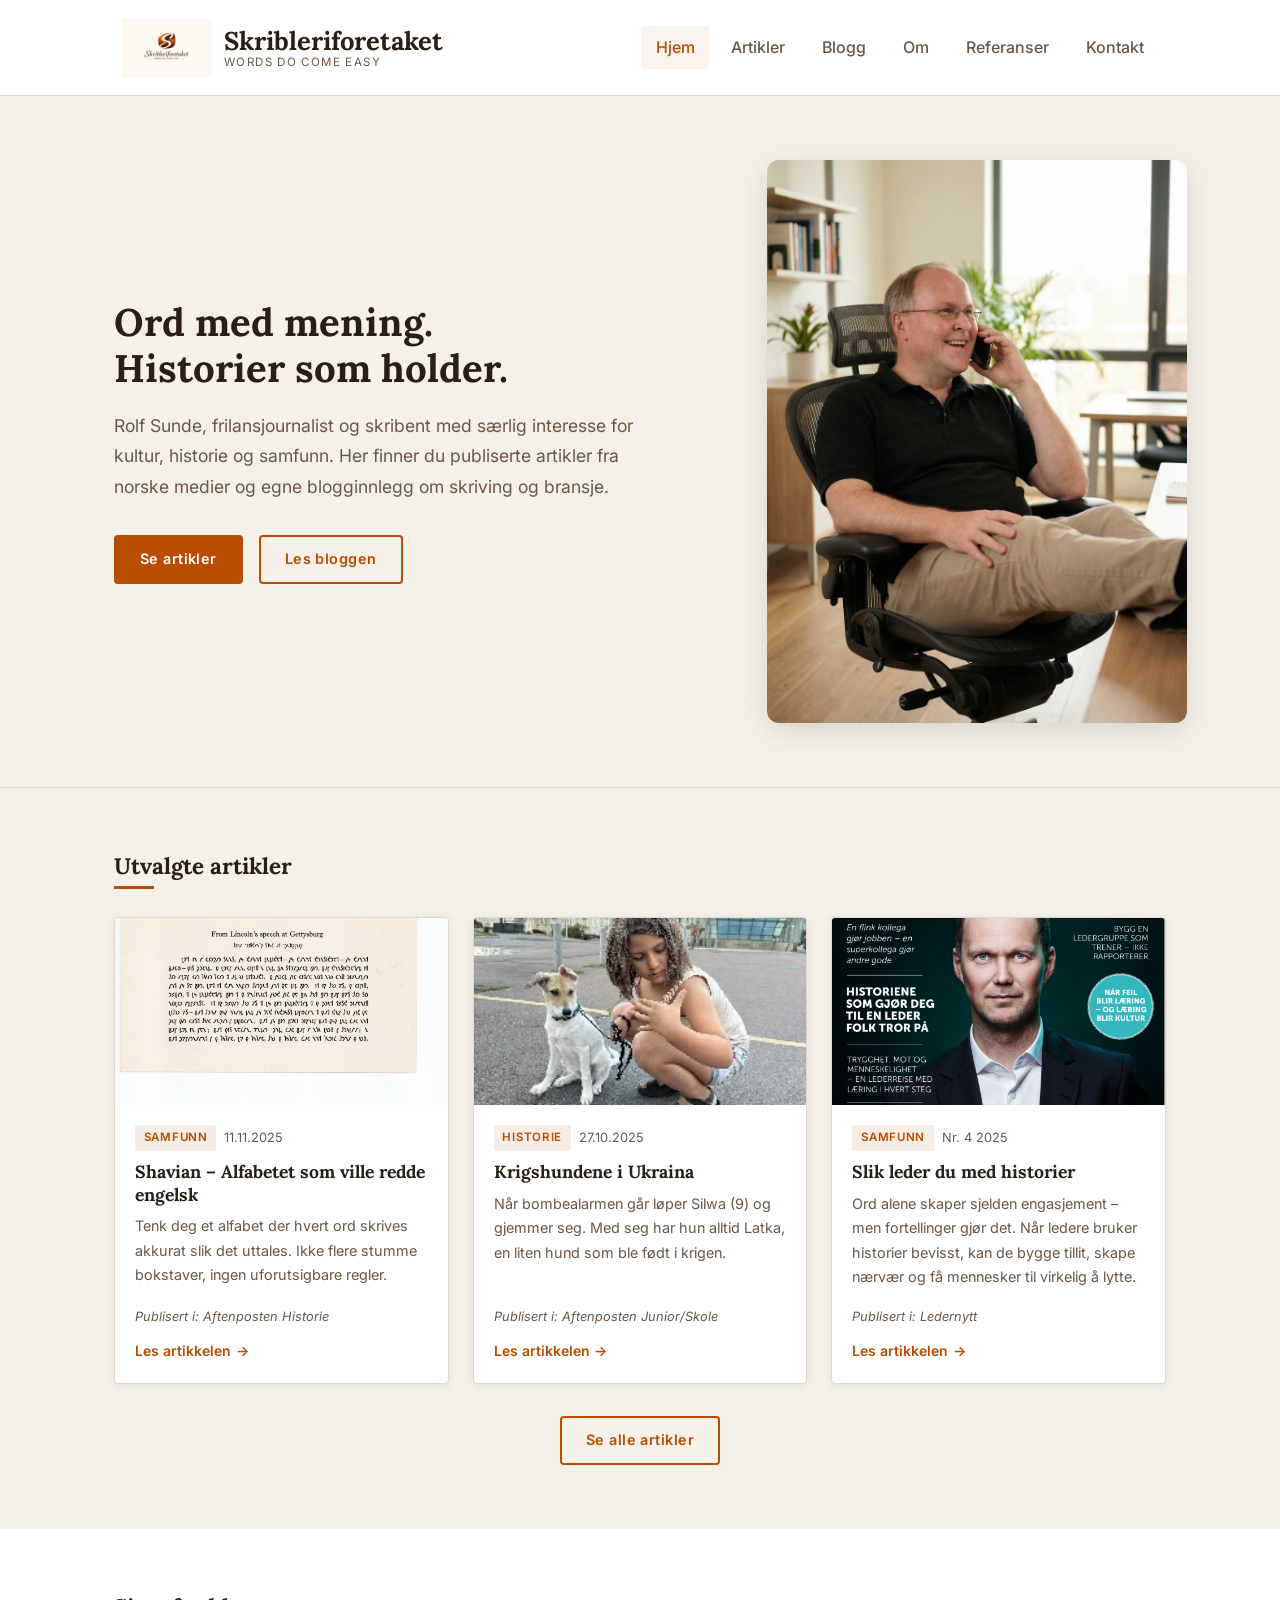
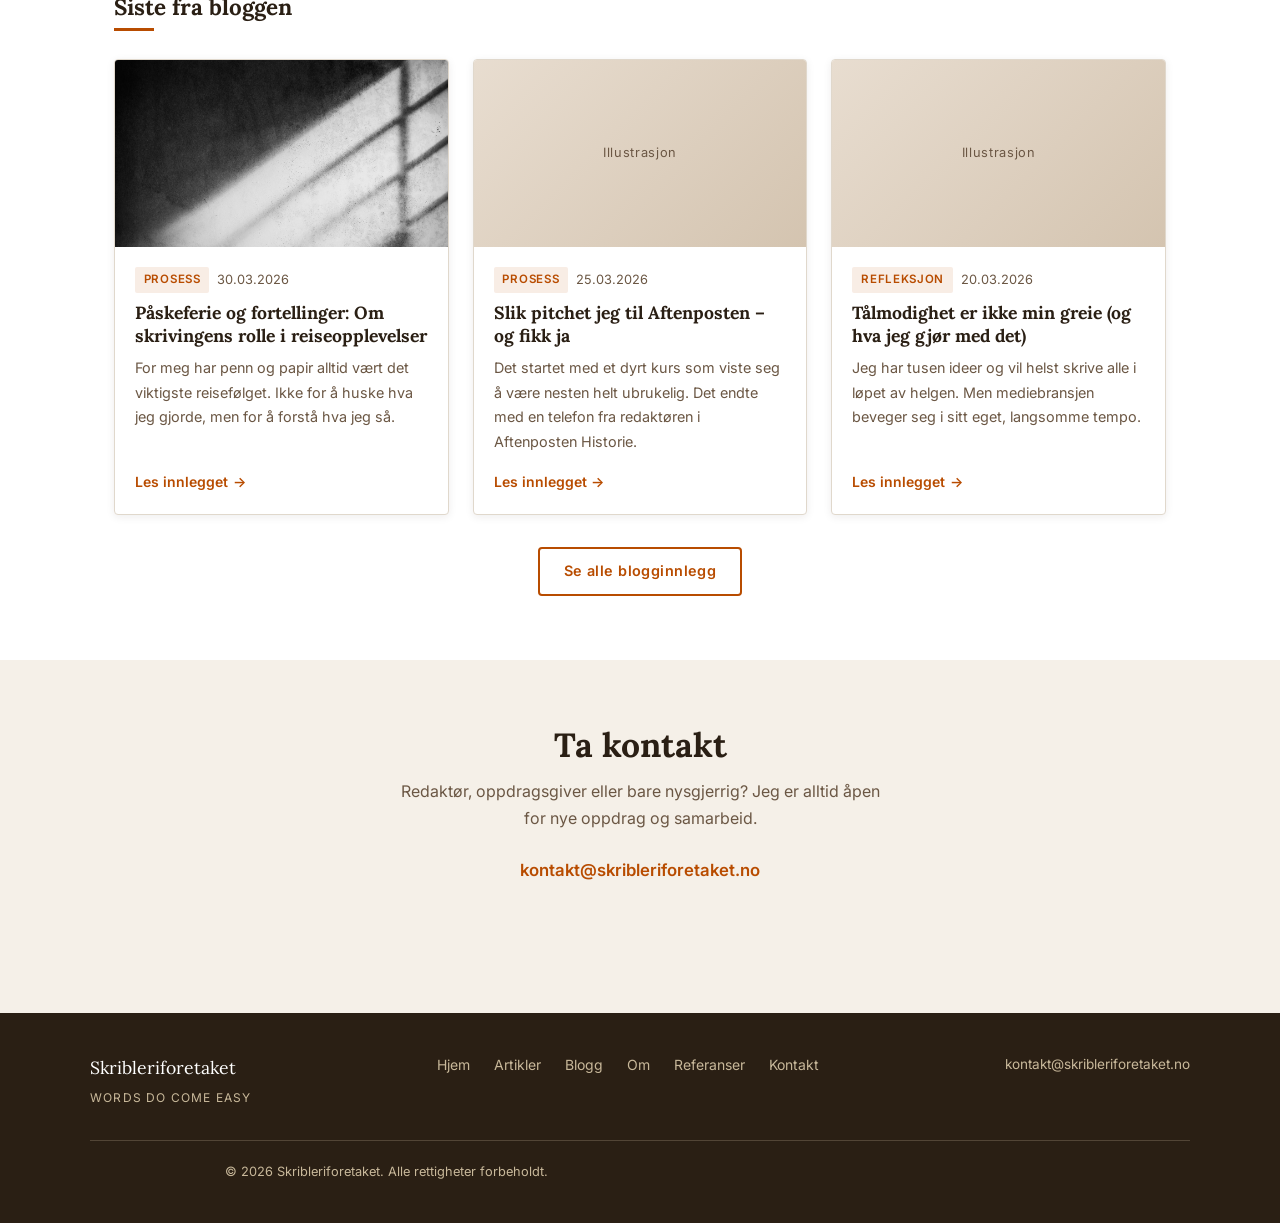
<file: index.html>
<!DOCTYPE html>
<html lang="nb">
<head>
  <meta charset="UTF-8">
  <meta name="google-site-verification" content="1b7VHxv-3PRJHI1wnVvcnQNpQhwXE6VrMDegpPRFlcU">
<meta name="viewport" content="width=device-width, initial-scale=1.0">

  <!-- SEO -->
  <title>Skribleriforetaket — Frilansjournalist og skribent</title>
  <meta name="description" content="Skribleriforetaket er portefølje- og bloggnettstedet til en frilansjournalist og skribent med fokus på kultur, historie, samfunn og idéstoff. Artikler publisert i norske medier og egne blogginnlegg.">
  <meta name="author" content="Skribleriforetaket">
  <link rel="canonical" href="https://skribleriforetaket.no/">

  <!-- Open Graph -->
  <meta property="og:type" content="website">
  <meta property="og:url" content="https://skribleriforetaket.no/">
  <meta property="og:title" content="Skribleriforetaket — Frilansjournalist og skribent">
  <meta property="og:description" content="Portefølje og blogg for en frilansjournalist og skribent. Artikler om kultur, historie og samfunn — og egne innlegg om skriving og bransje.">
  <meta property="og:image" content="https://skribleriforetaket.no/assets/images/portrett.webp">
<meta property="og:image:width" content="1200">
<meta property="og:image:height" content="630">

  <!-- Twitter Card -->
  <meta name="twitter:card" content="summary">
  <meta name="twitter:title" content="Skribleriforetaket — Frilansjournalist og skribent">
  <meta name="twitter:description" content="Portefølje og blogg for en frilansjournalist og skribent.">
    <meta name="twitter:image" content="https://skribleriforetaket.no/assets/images/portrett.webp">

  <!-- Fonter -->
  <link rel="preconnect" href="https://fonts.googleapis.com">
  <link rel="preconnect" href="https://fonts.gstatic.com" crossorigin>
  <link href="https://fonts.googleapis.com/css2?family=Lora:ital,wght@0,400;0,700;1,400&family=Inter:wght@400;500;600&display=swap" rel="stylesheet">

  <link rel="stylesheet" href="css/style.css">

  <!-- Favicon -->
  <link rel="icon" type="image/x-icon" href="assets/images/favicon.ico">
  <link rel="icon" type="image/png" sizes="32x32" href="assets/images/favicon-32x32.png">
  <link rel="icon" type="image/png" sizes="16x16" href="assets/images/favicon-16x16.png">
  <link rel="apple-touch-icon" sizes="180x180" href="assets/images/apple-touch-icon.png">

  <!-- Schema.org strukturert data -->
  <script type="application/ld+json">
  {
    "@context": "https://schema.org",
    "@graph": [
  {
    "@type": "Person",
    "@id": "https://skribleriforetaket.no/#person",
    "name": "Rolf Sunde",
    "url": "https://skribleriforetaket.no",
    "jobTitle": "Frilansjournalist og skribent",
    "description": "Frilansjournalist og skribent med særlig interesse for kultur, historie og samfunn. Publisert i Aftenposten Historie, Aftenposten Junior og Ledernytt.",
    "image": "https://skribleriforetaket.no/assets/images/portrett.webp",
    "sameAs": [
      "https://www.linkedin.com/in/oversetter-rolf-sunde/"
    ]
  },
  {
    "@type": "WebSite",
    "@id": "https://skribleriforetaket.no/#website",
    "url": "https://skribleriforetaket.no",
    "name": "Skribleriforetaket",
    "description": "Portefølje og blogg for frilansjournalist og skribent Rolf Sunde.",
    "publisher": {
      "@id": "https://skribleriforetaket.no/#person"
    }
  },
  {
    "@type": "WebPage",
    "@id": "https://skribleriforetaket.no/#webpage",
    "url": "https://skribleriforetaket.no/",
    "name": "Skribleriforetaket — Frilansjournalist og skribent",
    "isPartOf": { "@id": "https://skribleriforetaket.no/#website" },
    "about": { "@id": "https://skribleriforetaket.no/#person" }
    }
  ]
}
</script>
</head>
<body>

  <div id="nettsted-header"></div>

  <main id="hovedinnhold">

    <!-- ===== HERO ===== -->
    <section class="hero" aria-labelledby="hero-tittel">
      <div class="container">
        <div class="hero-innhold">

          <!-- Tekst til venstre -->
          <div class="hero-tekst">
            <h1 class="hero-tittel" id="hero-tittel">Ord med mening.<br>Historier som holder.</h1>
            <p class="hero-ingress">
              Rolf Sunde, frilansjournalist og skribent med særlig interesse for kultur, historie og samfunn. Her finner du publiserte artikler fra norske medier og egne blogginnlegg om skriving og bransje.
            </p>
            <div class="hero-knapper">
              <a href="artikler.html" class="knapp knapp-primær">Se artikler</a>
              <a href="blogg.html" class="knapp knapp-sekundær">Les bloggen</a>
            </div>
          </div>

          <!-- Bilde til høyre -->
          <div class="hero-bilde">
            <img src="assets/images/portrett.webp" alt="Rolf Sunde, frilansjournalist og skribent" class="hero-portrett">
          </div>

        </div>
      </div>
    </section>

    <!-- ===== FREMHEVEDE ARTIKLER ===== -->
    <section class="fremhevede" aria-labelledby="fremhevede-tittel">
      <div class="container">
        <h2 class="seksjon-tittel" id="fremhevede-tittel">Utvalgte artikler</h2>
        <div class="seksjon-linje"></div>
        <div class="fremhevede-grid" id="fremhevede-grid">
          <!-- Fylles dynamisk av forside.js -->
        </div>
        <div style="text-align:center; margin-top:1.5rem;">
          <a href="artikler.html" class="knapp knapp-sekundær">Se alle artikler</a>
        </div>
      </div>
    </section>

    <!-- ===== SISTE BLOGGINNLEGG ===== -->
    <section class="fremhevede" aria-labelledby="blogg-tittel" style="background: var(--farge-overflate);">
      <div class="container">
        <h2 class="seksjon-tittel" id="blogg-tittel">Siste fra bloggen</h2>
        <div class="seksjon-linje"></div>
        <div class="fremhevede-grid" id="blogg-grid">
          <!-- Fylles dynamisk av forside.js -->
        </div>
        <div style="text-align:center; margin-top:1.5rem;">
          <a href="blogg.html" class="knapp knapp-sekundær">Se alle blogginnlegg</a>
        </div>
      </div>
    </section>

    <!-- ===== KONTAKTSEKSJON (mini) ===== -->
    <section class="kontakt-seksjon-mini" aria-labelledby="kontakt-mini-tittel">
      <div class="container">
        <h2 id="kontakt-mini-tittel">Ta kontakt</h2>
        <p>
          Redaktør, oppdragsgiver eller bare nysgjerrig? Jeg er alltid åpen for
          nye oppdrag og samarbeid.
        </p>
        <a href="mailto:kontakt@skribleriforetaket.no" class="kontakt-epost-lenke">
          kontakt@skribleriforetaket.no
        </a>
      </div>
    </section>

  </main>

  <div id="nettsted-footer"></div>

  <script src="data/innhold.js"></script>
  <script src="js/komponenter.js"></script>
  <script src="js/main.js"></script>
  <script src="js/forside.js"></script>
</body>
</html>
</file>
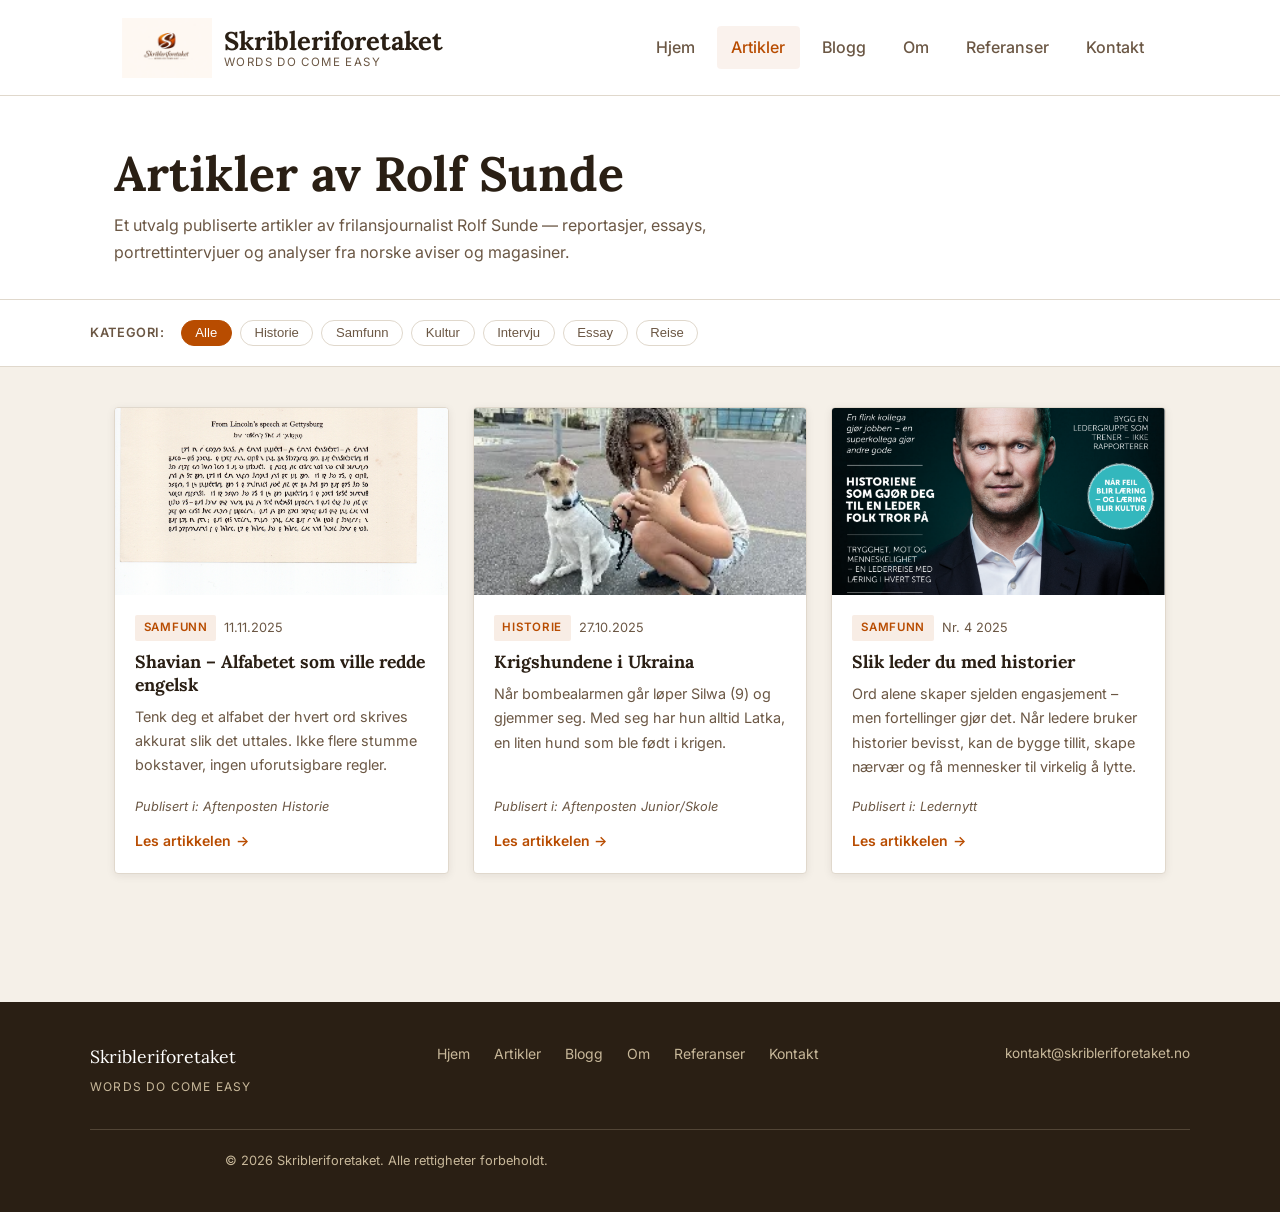
<file: artikler.html>
<!DOCTYPE html>
<html lang="nb">
<head>
  <meta charset="UTF-8">
  <meta name="viewport" content="width=device-width, initial-scale=1.0">

  <!-- SEO -->
  <title>Publiserte artikler av Rolf Sunde — Skribleriforetaket</title>
  <meta name="description" content="Oversikt over publiserte artikler av frilansjournalist Rolf Sunde. Reportasjer, essays, intervjuer og analyser om kultur, historie, samfunn og idéstoff — publisert i Aftenposten Historie, Aftenposten Junior og Ledernytt.">
  <meta name="author" content="Rolf Sunde">
  <link rel="canonical" href="https://skribleriforetaket.no/artikler.html">

  <!-- Open Graph -->
  <meta property="og:type" content="website">
  <meta property="og:url" content="https://skribleriforetaket.no/artikler.html">
  <meta property="og:title" content="Publiserte artikler av Rolf Sunde — Skribleriforetaket">
  <meta property="og:description" content="Reportasjer, essays, intervjuer og analyser om kultur, historie, samfunn og idéstoff — publisert i Aftenposten Historie, Aftenposten Junior og Ledernytt.">
  <meta property="og:image" content="https://skribleriforetaket.no/assets/images/portrett.webp">
  <meta property="og:image:width" content="1200">
  <meta property="og:image:height" content="630">

  <!-- Twitter Card -->
  <meta name="twitter:card" content="summary">
  <meta name="twitter:title" content="Publiserte artikler av Rolf Sunde — Skribleriforetaket">
  <meta name="twitter:description" content="Reportasjer, essays, intervjuer og analyser om kultur, historie, samfunn og idéstoff.">
  <meta name="twitter:image" content="https://skribleriforetaket.no/assets/images/portrett.webp">

  <!-- Fonter -->
  <link rel="preconnect" href="https://fonts.googleapis.com">
  <link rel="preconnect" href="https://fonts.gstatic.com" crossorigin>
  <link href="https://fonts.googleapis.com/css2?family=Lora:ital,wght@0,400;0,700;1,400&family=Inter:wght@400;500;600&display=swap" rel="stylesheet">

  <link rel="stylesheet" href="css/style.css">

  <!-- Favicon -->
  <link rel="icon" type="image/x-icon" href="assets/images/favicon.ico">
  <link rel="icon" type="image/png" sizes="32x32" href="assets/images/favicon-32x32.png">
  <link rel="icon" type="image/png" sizes="16x16" href="assets/images/favicon-16x16.png">
  <link rel="apple-touch-icon" sizes="180x180" href="assets/images/apple-touch-icon.png">

  <!-- Schema.org strukturert data -->
  <script type="application/ld+json">
  {
    "@context": "https://schema.org",
    "@graph": [
      {
        "@type": "Person",
        "@id": "https://skribleriforetaket.no/#person",
        "name": "Rolf Sunde",
        "url": "https://skribleriforetaket.no",
        "jobTitle": "Frilansjournalist og skribent",
        "description": "Frilansjournalist og skribent med særlig interesse for kultur, historie og samfunn. Publisert i Aftenposten Historie, Aftenposten Junior og Ledernytt.",
        "image": "https://skribleriforetaket.no/assets/images/portrett.webp",
        "sameAs": [
          "https://www.linkedin.com/in/oversetter-rolf-sunde/"
        ]
      },
      {
        "@type": "WebSite",
        "@id": "https://skribleriforetaket.no/#website",
        "url": "https://skribleriforetaket.no",
        "name": "Skribleriforetaket",
        "description": "Portefølje og blogg for frilansjournalist og skribent Rolf Sunde.",
        "publisher": {
          "@id": "https://skribleriforetaket.no/#person"
        }
      },
      {
        "@type": "WebPage",
        "@id": "https://skribleriforetaket.no/artikler.html#webpage",
        "url": "https://skribleriforetaket.no/artikler.html",
        "name": "Publiserte artikler av Rolf Sunde — Skribleriforetaket",
        "isPartOf": { "@id": "https://skribleriforetaket.no/#website" },
        "about": { "@id": "https://skribleriforetaket.no/#person" }
      }
    ]
  }
  </script>
</head>
<body>

  <div id="nettsted-header"></div>

  <main id="hovedinnhold">

    <!-- Sideoverskrift -->
    <div class="side-header">
      <div class="container">
        <h1>Artikler av Rolf Sunde</h1>
        <p>Et utvalg publiserte artikler av frilansjournalist Rolf Sunde — reportasjer, essays, portrettintervjuer og analyser fra norske aviser og magasiner.</p>
      </div>
    </div>

    <!-- Filterbar -->
    <div class="filterbar" role="navigation" aria-label="Filtrer etter kategori">
      <div class="filterbar-indre">
        <span class="filter-etikett">Kategori:</span>
        <button class="filter-knapp aktiv" data-kategori="alle">Alle</button>
        <button class="filter-knapp" data-kategori="historie">Historie</button>
        <button class="filter-knapp" data-kategori="samfunn">Samfunn</button>
        <button class="filter-knapp" data-kategori="kultur">Kultur</button>
        <button class="filter-knapp" data-kategori="intervju">Intervju</button>
        <button class="filter-knapp" data-kategori="essay">Essay</button>
        <button class="filter-knapp" data-kategori="reise">Reise</button>
      </div>
    </div>

    <!-- Artikkelgrid -->
    <section class="innhold-seksjon" aria-labelledby="artikler-tittel">
      <div class="container">
        <h2 class="sr-only" id="artikler-tittel">Alle artikler</h2>
        <div class="innhold-grid" id="artikler-grid">
          <!-- Fylles av artikler.js -->
        </div>
      </div>
    </section>

  </main>

  <div id="nettsted-footer"></div>

  <script src="data/innhold.js"></script>
  <script src="js/komponenter.js"></script>
  <script src="js/main.js"></script>
  <script src="js/liste.js"></script>
  <script>
    document.addEventListener('DOMContentLoaded', function () {
      visInnhold('artikler-grid', 'artikkel');
    });
  </script>
</body>
</html>
</file>
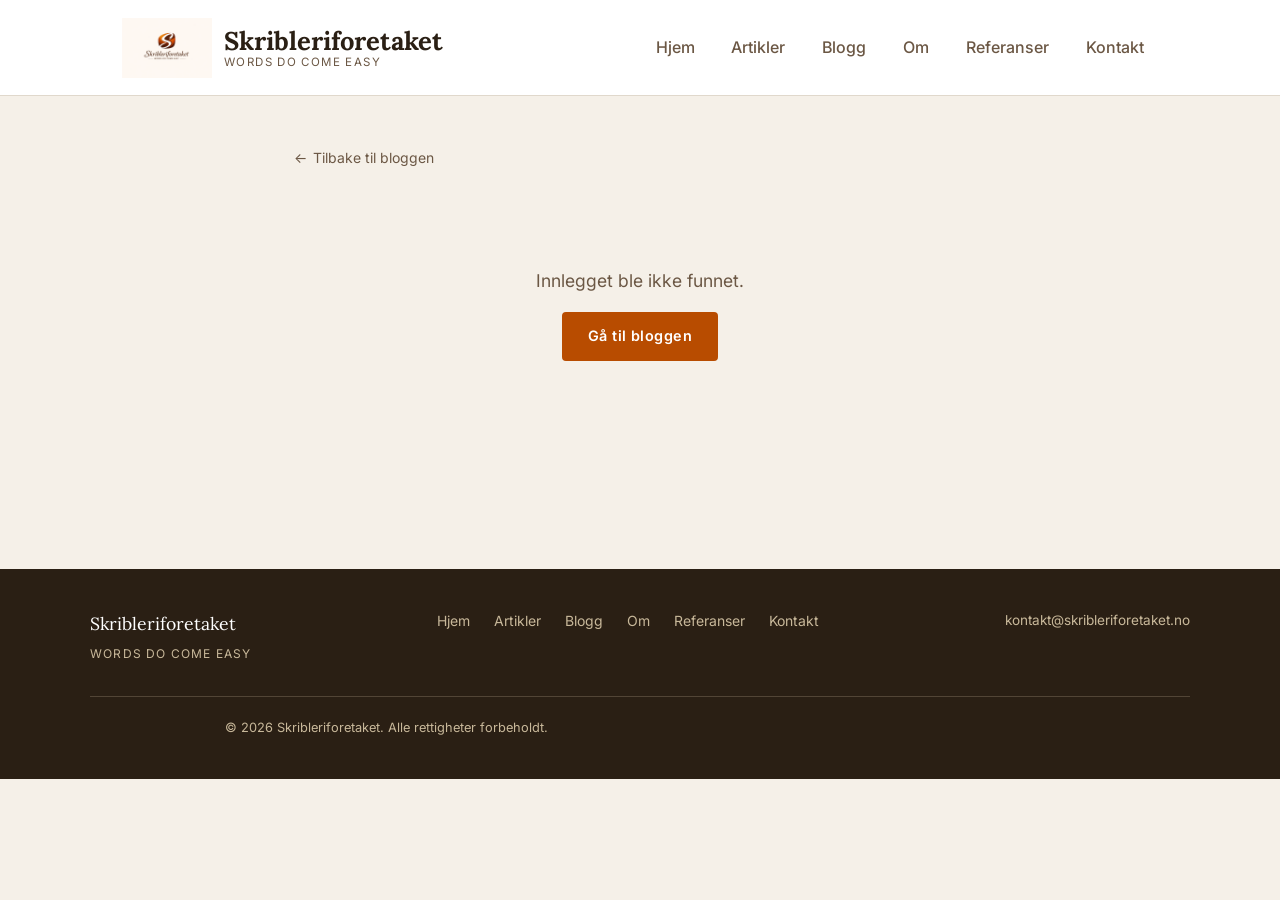
<file: blogg-innlegg.html>
<!DOCTYPE html>
<html lang="nb">
<head>
  <meta charset="UTF-8">
  <meta name="viewport" content="width=device-width, initial-scale=1.0">

  <!-- SEO (oppdateres dynamisk av blogg-innlegg.js) -->
  <title>Blogg — Skribleriforetaket</title>
  <meta name="description" content="">
  <meta name="author" content="Rolf Sunde">
  <link rel="canonical" href="">

  <!-- Open Graph (oppdateres dynamisk) -->
  <meta property="og:type" content="article">
  <meta property="og:url" content="">
  <meta property="og:title" content="">
  <meta property="og:description" content="">
  <meta property="og:image" content="https://skribleriforetaket.no/assets/images/portrett.webp">
  <meta property="og:image:width" content="1200">
  <meta property="og:image:height" content="630">

  <!-- Twitter Card (oppdateres dynamisk) -->
  <meta name="twitter:card" content="summary">
  <meta name="twitter:title" content="">
  <meta name="twitter:description" content="">
  <meta name="twitter:image" content="https://skribleriforetaket.no/assets/images/portrett.webp">

  <!-- Fonter -->
  <link rel="preconnect" href="https://fonts.googleapis.com">
  <link rel="preconnect" href="https://fonts.gstatic.com" crossorigin>
  <link href="https://fonts.googleapis.com/css2?family=Lora:ital,wght@0,400;0,700;1,400&family=Inter:wght@400;500;600&display=swap" rel="stylesheet">

  <link rel="stylesheet" href="css/style.css">

  <style>
    /* ── Blogginnlegg-layout ── */
    .innlegg-wrapper {
      max-width: 740px;
      margin: 0 auto;
      padding: 3rem 1.5rem 5rem;
    }

    .tilbake-lenke {
      display: inline-flex;
      align-items: center;
      gap: 0.4rem;
      font-size: 0.875rem;
      color: var(--farge-tekst-myk);
      text-decoration: none;
      margin-bottom: 2rem;
      transition: color 0.2s;
    }

    .tilbake-lenke::before { content: '←'; }
    .tilbake-lenke:hover { color: var(--farge-aksent); }

    .innlegg-meta {
      display: flex;
      flex-wrap: wrap;
      gap: 0.5rem;
      align-items: center;
      margin-bottom: 1.25rem;
    }

    .innlegg-tittel {
      font-family: var(--font-serif);
      font-size: clamp(1.6rem, 4vw, 2.4rem);
      line-height: 1.2;
      margin-bottom: 1.25rem;
    }

    .innlegg-ingress {
      font-family: var(--font-serif);
      font-style: italic;
      font-size: 1.15rem;
      color: var(--farge-tekst-myk);
      line-height: 1.65;
      border-left: 3px solid var(--farge-aksent);
      padding-left: 1.25rem;
      margin-bottom: 2rem;
    }

    .innlegg-bilde {
      width: 100%;
      aspect-ratio: 16/9;
      object-fit: cover;
      border-radius: var(--radius);
      margin-bottom: 2rem;
    }

    .innlegg-bilde-placeholder {
      width: 100%;
      aspect-ratio: 16/9;
      background: linear-gradient(135deg, #e8ddd0 0%, #d4c4b0 100%);
      border-radius: var(--radius);
      display: flex;
      align-items: center;
      justify-content: center;
      color: var(--farge-tekst-myk);
      font-size: 0.85rem;
      margin-bottom: 2rem;
    }

    .innlegg-brodtekst {
      font-family: var(--font-serif);
      font-size: 1.05rem;
      line-height: 1.8;
      color: var(--farge-tekst);
    }

    .innlegg-brodtekst p { margin-bottom: 1.4rem; }

    .innlegg-brodtekst h2 {
      font-family: var(--font-sans);
      font-size: 1.2rem;
      font-weight: 600;
      margin: 2rem 0 0.75rem;
      color: var(--farge-tekst);
    }

    .innlegg-brodtekst ul,
    .innlegg-brodtekst ol {
      padding-left: 1.5rem;
      margin-bottom: 1.4rem;
    }

    .innlegg-brodtekst li { margin-bottom: 0.4rem; }

    .innlegg-tags {
      margin-top: 2.5rem;
      padding-top: 1.5rem;
      border-top: 1px solid var(--farge-kant);
      display: flex;
      flex-wrap: wrap;
      gap: 0.4rem;
      align-items: center;
    }

    .innlegg-tags-etikett {
      font-size: 0.8rem;
      font-weight: 600;
      text-transform: uppercase;
      letter-spacing: 0.06em;
      color: var(--farge-tekst-myk);
      margin-right: 0.25rem;
    }

    .tag-merke {
      display: inline-block;
      background: var(--farge-overflate);
      border: 1px solid var(--farge-kant);
      border-radius: 2rem;
      padding: 0.2rem 0.75rem;
      font-size: 0.8rem;
      color: var(--farge-tekst-myk);
    }

    .feil-melding {
      text-align: center;
      padding: 4rem 1.5rem;
      color: var(--farge-tekst-myk);
    }
  </style>

  <!-- Favicon -->
  <link rel="icon" type="image/x-icon" href="assets/images/favicon.ico">
  <link rel="icon" type="image/png" sizes="32x32" href="assets/images/favicon-32x32.png">
  <link rel="icon" type="image/png" sizes="16x16" href="assets/images/favicon-16x16.png">
  <link rel="apple-touch-icon" sizes="180x180" href="assets/images/apple-touch-icon.png">

  <!-- Schema.org strukturert data (oppdateres dynamisk) -->
  <script type="application/ld+json" id="schema-innlegg">
  {
    "@context": "https://schema.org",
    "@graph": [
      {
        "@type": "Person",
        "@id": "https://skribleriforetaket.no/#person",
        "name": "Rolf Sunde",
        "url": "https://skribleriforetaket.no",
        "jobTitle": "Frilansjournalist og skribent",
        "description": "Frilansjournalist og skribent med særlig interesse for kultur, historie og samfunn. Publisert i Aftenposten Historie, Aftenposten Junior og Ledernytt.",
        "image": "https://skribleriforetaket.no/assets/images/portrett.webp",
        "sameAs": [
          "https://www.linkedin.com/in/oversetter-rolf-sunde/"
        ]
      },
      {
        "@type": "WebSite",
        "@id": "https://skribleriforetaket.no/#website",
        "url": "https://skribleriforetaket.no",
        "name": "Skribleriforetaket",
        "description": "Portefølje og blogg for frilansjournalist og skribent Rolf Sunde.",
        "publisher": {
          "@id": "https://skribleriforetaket.no/#person"
        }
      }
    ]
  }
  </script>

  <!-- Hjelpeskript: oppdaterer SEO-tagger dynamisk når innlegg er lastet -->
  <script>
    function oppdaterSEO(innlegg) {
      var baseUrl = 'https://skribleriforetaket.no/';
      var url = baseUrl + 'blogg-innlegg.html?id=' + innlegg.id;
      var tittel = innlegg.tittel + ' — Skribleriforetaket';
      var beskrivelse = innlegg.ingress || innlegg.beskrivelse || '';
      var bilde = innlegg.bilde
        ? baseUrl + innlegg.bilde
        : baseUrl + 'assets/images/portrett.webp';

      // Title og meta
      document.title = tittel;
      document.querySelector('meta[name="description"]').setAttribute('content', beskrivelse);
      document.querySelector('link[rel="canonical"]').setAttribute('href', url);

      // Open Graph
      document.querySelector('meta[property="og:url"]').setAttribute('content', url);
      document.querySelector('meta[property="og:title"]').setAttribute('content', tittel);
      document.querySelector('meta[property="og:description"]').setAttribute('content', beskrivelse);
      if (innlegg.bilde) {
        document.querySelector('meta[property="og:image"]').setAttribute('content', bilde);
      }

      // Twitter Card
      document.querySelector('meta[name="twitter:title"]').setAttribute('content', tittel);
      document.querySelector('meta[name="twitter:description"]').setAttribute('content', beskrivelse);
      if (innlegg.bilde) {
        document.querySelector('meta[name="twitter:image"]').setAttribute('content', bilde);
      }

      // Schema.org BlogPosting
      var schema = {
        "@context": "https://schema.org",
        "@graph": [
          {
            "@type": "Person",
            "@id": "https://skribleriforetaket.no/#person",
            "name": "Rolf Sunde",
            "url": "https://skribleriforetaket.no",
            "jobTitle": "Frilansjournalist og skribent",
            "sameAs": ["https://www.linkedin.com/in/oversetter-rolf-sunde/"]
          },
          {
            "@type": "WebSite",
            "@id": "https://skribleriforetaket.no/#website",
            "url": "https://skribleriforetaket.no",
            "name": "Skribleriforetaket"
          },
          {
            "@type": "BlogPosting",
            "@id": url + "#innlegg",
            "url": url,
            "headline": innlegg.tittel,
            "description": beskrivelse,
            "image": bilde,
            "datePublished": innlegg.dato || '',
            "author": { "@id": "https://skribleriforetaket.no/#person" },
            "isPartOf": { "@id": "https://skribleriforetaket.no/#website" }
          }
        ]
      };
      document.getElementById('schema-innlegg').textContent = JSON.stringify(schema);
    }
  </script>
</head>
<body>

  <div id="nettsted-header"></div>

  <main id="hovedinnhold">
    <div class="innlegg-wrapper">

      <a href="blogg.html" class="tilbake-lenke">Tilbake til bloggen</a>

      <!-- Innhold injiseres av blogg-innlegg.js -->
      <div id="innlegg-innhold">
        <p class="feil-melding">Laster innlegg…</p>
      </div>

    </div>
  </main>

  <div id="nettsted-footer"></div>

  <script src="data/innhold.js"></script>
  <script src="js/komponenter.js"></script>
  <script src="js/main.js"></script>
  <script src="js/blogg-innlegg.js"></script>
</body>
</html>
</file>
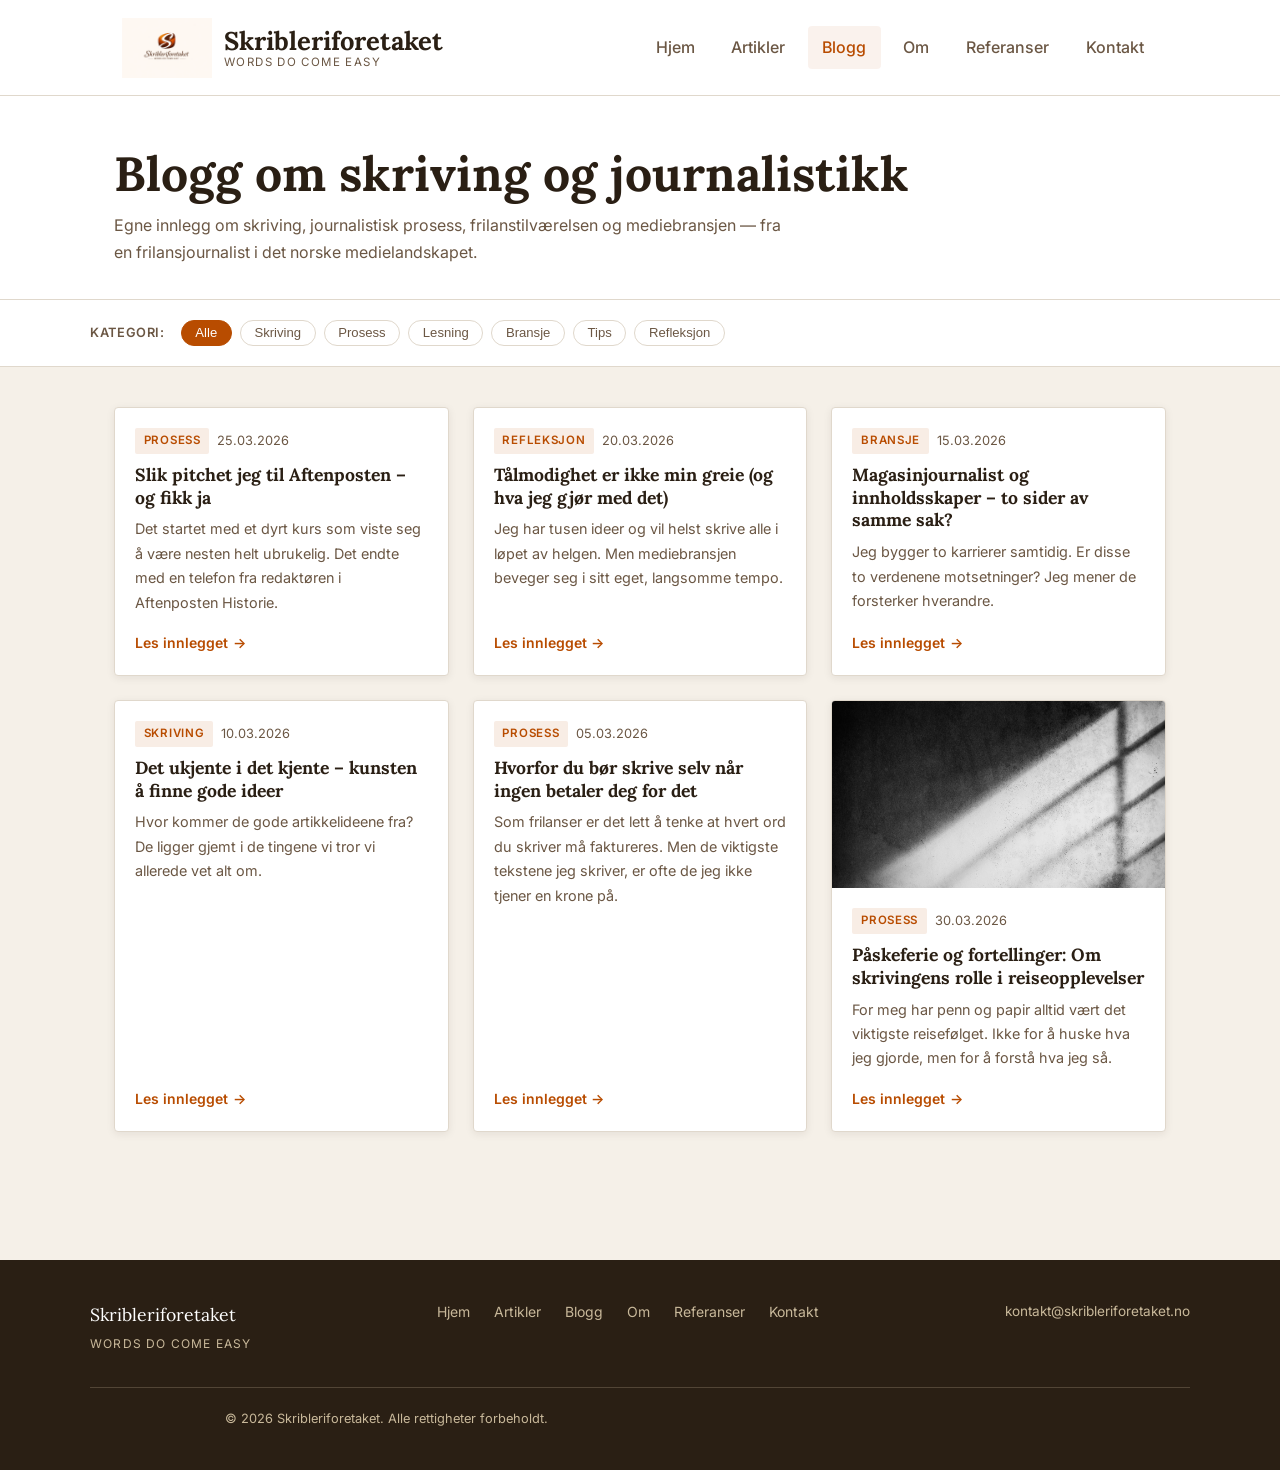
<file: blogg.html>
<!DOCTYPE html>
<html lang="nb">
<head>
  <meta charset="UTF-8">
  <meta name="viewport" content="width=device-width, initial-scale=1.0">

  <!-- SEO -->
  <title>Blogg om skriving og journalistikk — Rolf Sunde | Skribleriforetaket</title>
  <meta name="description" content="Egne innlegg om skriving, journalistikk, prosess og bransje. Løpende tanker og refleksjoner fra frilansjournalist og skribent Rolf Sunde.">
  <meta name="author" content="Rolf Sunde">
  <link rel="canonical" href="https://skribleriforetaket.no/blogg.html">

  <!-- Open Graph -->
  <meta property="og:type" content="website">
  <meta property="og:url" content="https://skribleriforetaket.no/blogg.html">
  <meta property="og:title" content="Blogg om skriving og journalistikk — Rolf Sunde">
  <meta property="og:description" content="Egne innlegg om skriving, journalistikk, prosess og bransje fra frilansjournalist Rolf Sunde.">
  <meta property="og:image" content="https://skribleriforetaket.no/assets/images/portrett.webp">
  <meta property="og:image:width" content="1200">
  <meta property="og:image:height" content="630">

  <!-- Twitter Card -->
  <meta name="twitter:card" content="summary">
  <meta name="twitter:title" content="Blogg om skriving og journalistikk — Rolf Sunde">
  <meta name="twitter:description" content="Egne innlegg om skriving, journalistikk, prosess og bransje.">
  <meta name="twitter:image" content="https://skribleriforetaket.no/assets/images/portrett.webp">

  <!-- Fonter -->
  <link rel="preconnect" href="https://fonts.googleapis.com">
  <link rel="preconnect" href="https://fonts.gstatic.com" crossorigin>
  <link href="https://fonts.googleapis.com/css2?family=Lora:ital,wght@0,400;0,700;1,400&family=Inter:wght@400;500;600&display=swap" rel="stylesheet">

  <link rel="stylesheet" href="css/style.css">

  <!-- Favicon -->
  <link rel="icon" type="image/x-icon" href="assets/images/favicon.ico">
  <link rel="icon" type="image/png" sizes="32x32" href="assets/images/favicon-32x32.png">
  <link rel="icon" type="image/png" sizes="16x16" href="assets/images/favicon-16x16.png">
  <link rel="apple-touch-icon" sizes="180x180" href="assets/images/apple-touch-icon.png">

  <!-- Schema.org strukturert data -->
  <script type="application/ld+json">
  {
    "@context": "https://schema.org",
    "@graph": [
      {
        "@type": "Person",
        "@id": "https://skribleriforetaket.no/#person",
        "name": "Rolf Sunde",
        "url": "https://skribleriforetaket.no",
        "jobTitle": "Frilansjournalist og skribent",
        "description": "Frilansjournalist og skribent med særlig interesse for kultur, historie og samfunn. Publisert i Aftenposten Historie, Aftenposten Junior og Ledernytt.",
        "image": "https://skribleriforetaket.no/assets/images/portrett.webp",
        "sameAs": [
          "https://www.linkedin.com/in/oversetter-rolf-sunde/"
        ]
      },
      {
        "@type": "WebSite",
        "@id": "https://skribleriforetaket.no/#website",
        "url": "https://skribleriforetaket.no",
        "name": "Skribleriforetaket",
        "description": "Portefølje og blogg for frilansjournalist og skribent Rolf Sunde.",
        "publisher": {
          "@id": "https://skribleriforetaket.no/#person"
        }
      },
      {
        "@type": "Blog",
        "@id": "https://skribleriforetaket.no/blogg.html#webpage",
        "url": "https://skribleriforetaket.no/blogg.html",
        "name": "Blogg om skriving og journalistikk — Rolf Sunde",
        "isPartOf": { "@id": "https://skribleriforetaket.no/#website" },
        "about": { "@id": "https://skribleriforetaket.no/#person" }
      }
    ]
  }
  </script>
</head>
<body>

  <div id="nettsted-header"></div>

  <main id="hovedinnhold">

    <!-- Sideoverskrift -->
    <div class="side-header">
      <div class="container">
        <h1>Blogg om skriving og journalistikk</h1>
        <p>Egne innlegg om skriving, journalistisk prosess, frilanstilværelsen og mediebransjen — fra en frilansjournalist i det norske medielandskapet.</p>
      </div>
    </div>

    <!-- Filterbar -->
    <div class="filterbar" role="navigation" aria-label="Filtrer etter kategori">
      <div class="filterbar-indre">
        <span class="filter-etikett">Kategori:</span>
        <button class="filter-knapp aktiv" data-filter="alle">Alle</button>
        <button class="filter-knapp" data-filter="skriving">Skriving</button>
        <button class="filter-knapp" data-filter="prosess">Prosess</button>
        <button class="filter-knapp" data-filter="lesning">Lesning</button>
        <button class="filter-knapp" data-filter="bransje">Bransje</button>
        <button class="filter-knapp" data-filter="tips">Tips</button>
        <button class="filter-knapp" data-filter="refleksjon">Refleksjon</button>
      </div>
    </div>

    <!-- Blogginnlegg-grid -->
    <section class="innhold-seksjon" aria-labelledby="blogg-tittel">
      <div class="container">
        <h2 class="sr-only" id="blogg-tittel">Alle blogginnlegg</h2>
        <div class="innhold-grid" id="blogg-grid">
          <!-- Fylles av blogg-liste.js -->
        </div>
      </div>
    </section>

  </main>

  <div id="nettsted-footer"></div>

  <script src="data/innhold.js"></script>
  <script src="js/komponenter.js"></script>
  <script src="js/main.js"></script>
  <script src="js/blogg-liste.js"></script>
</body>
</html>
</file>
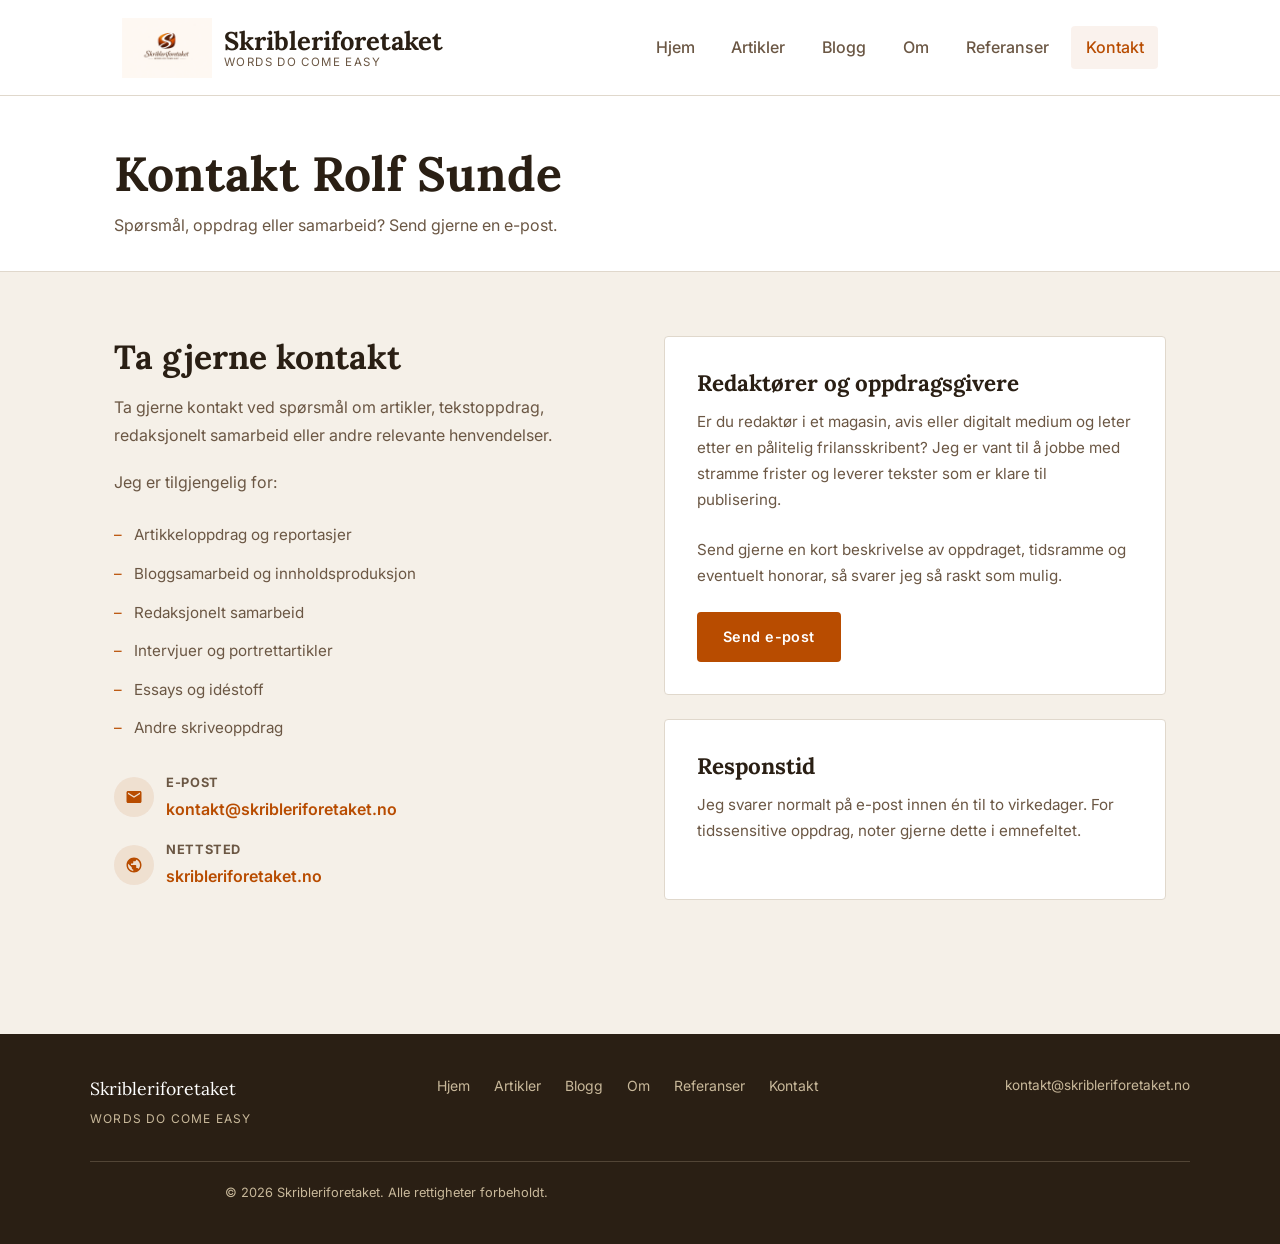
<file: kontakt.html>
<!DOCTYPE html>
<html lang="nb">
<head>
  <meta charset="UTF-8">
  <meta name="viewport" content="width=device-width, initial-scale=1.0">

  <!-- SEO -->
  <title>Kontakt Rolf Sunde — Frilansjournalist og skribent | Skribleriforetaket</title>
  <meta name="description" content="Ta kontakt med frilansjournalist og skribent Rolf Sunde for artikkeloppdrag, reportasjer, intervjuer eller redaksjonelt samarbeid.">
  <meta name="author" content="Rolf Sunde">
  <link rel="canonical" href="https://skribleriforetaket.no/kontakt.html">

  <!-- Open Graph -->
  <meta property="og:type" content="website">
  <meta property="og:url" content="https://skribleriforetaket.no/kontakt.html">
  <meta property="og:title" content="Kontakt Rolf Sunde — Frilansjournalist og skribent">
  <meta property="og:description" content="Ta kontakt for artikkeloppdrag, reportasjer, intervjuer eller redaksjonelt samarbeid.">
  <meta property="og:image" content="https://skribleriforetaket.no/assets/images/portrett.webp">
  <meta property="og:image:width" content="1200">
  <meta property="og:image:height" content="630">

  <!-- Twitter Card -->
  <meta name="twitter:card" content="summary">
  <meta name="twitter:title" content="Kontakt Rolf Sunde — Frilansjournalist og skribent">
  <meta name="twitter:description" content="Ta kontakt for artikkeloppdrag eller redaksjonelt samarbeid.">
  <meta name="twitter:image" content="https://skribleriforetaket.no/assets/images/portrett.webp">

  <!-- Fonter -->
  <link rel="preconnect" href="https://fonts.googleapis.com">
  <link rel="preconnect" href="https://fonts.gstatic.com" crossorigin>
  <link href="https://fonts.googleapis.com/css2?family=Lora:ital,wght@0,400;0,700;1,400&family=Inter:wght@400;500;600&display=swap" rel="stylesheet">

  <link rel="stylesheet" href="css/style.css">

  <style>
    .kontakt-henvendelse-liste {
      list-style: none;
      margin: 1rem 0 1.5rem;
    }
    .kontakt-henvendelse-liste li {
      padding: 0.4rem 0;
      padding-left: 1.25rem;
      position: relative;
      color: var(--farge-tekst-myk);
      font-size: 0.95rem;
    }
    .kontakt-henvendelse-liste li::before {
      content: '–';
      position: absolute;
      left: 0;
      color: var(--farge-aksent);
    }
  </style>

  <!-- Favicon -->
  <link rel="icon" type="image/x-icon" href="assets/images/favicon.ico">
  <link rel="icon" type="image/png" sizes="32x32" href="assets/images/favicon-32x32.png">
  <link rel="icon" type="image/png" sizes="16x16" href="assets/images/favicon-16x16.png">
  <link rel="apple-touch-icon" sizes="180x180" href="assets/images/apple-touch-icon.png">

  <!-- Schema.org strukturert data -->
  <script type="application/ld+json">
  {
    "@context": "https://schema.org",
    "@graph": [
      {
        "@type": "Person",
        "@id": "https://skribleriforetaket.no/#person",
        "name": "Rolf Sunde",
        "url": "https://skribleriforetaket.no",
        "jobTitle": "Frilansjournalist og skribent",
        "description": "Frilansjournalist og skribent med særlig interesse for kultur, historie og samfunn. Publisert i Aftenposten Historie, Aftenposten Junior og Ledernytt.",
        "image": "https://skribleriforetaket.no/assets/images/portrett.webp",
        "email": "kontakt@skribleriforetaket.no",
        "sameAs": [
          "https://www.linkedin.com/in/oversetter-rolf-sunde/"
        ]
      },
      {
        "@type": "WebSite",
        "@id": "https://skribleriforetaket.no/#website",
        "url": "https://skribleriforetaket.no",
        "name": "Skribleriforetaket",
        "description": "Portefølje og blogg for frilansjournalist og skribent Rolf Sunde.",
        "publisher": {
          "@id": "https://skribleriforetaket.no/#person"
        }
      },
      {
        "@type": "ContactPage",
        "@id": "https://skribleriforetaket.no/kontakt.html#webpage",
        "url": "https://skribleriforetaket.no/kontakt.html",
        "name": "Kontakt Rolf Sunde — Frilansjournalist og skribent",
        "isPartOf": { "@id": "https://skribleriforetaket.no/#website" },
        "about": { "@id": "https://skribleriforetaket.no/#person" }
      }
    ]
  }
  </script>
</head>
<body>

  <div id="nettsted-header"></div>

  <main id="hovedinnhold">

    <!-- Sideoverskrift -->
    <div class="side-header">
      <div class="container">
        <h1>Kontakt Rolf Sunde</h1>
        <p>Spørsmål, oppdrag eller samarbeid? Send gjerne en e-post.</p>
      </div>
    </div>

    <!-- Kontaktinnhold -->
    <section class="kontakt-seksjon" aria-labelledby="kontakt-tittel">
      <div class="container">
        <div class="kontakt-grid">

          <!-- Kontaktinformasjon -->
          <div class="kontakt-info">
            <h2 id="kontakt-tittel">Ta gjerne kontakt</h2>

            <p>
              Ta gjerne kontakt ved spørsmål om artikler, tekstoppdrag,
              redaksjonelt samarbeid eller andre relevante henvendelser.
            </p>

            <p>Jeg er tilgjengelig for:</p>
            <ul class="kontakt-henvendelse-liste">
              <li>Artikkeloppdrag og reportasjer</li>
              <li>Bloggsamarbeid og innholdsproduksjon</li>
              <li>Redaksjonelt samarbeid</li>
              <li>Intervjuer og portrettartikler</li>
              <li>Essays og idéstoff</li>
              <li>Andre skriveoppdrag</li>
            </ul>

            <!-- E-post -->
            <div class="kontakt-detalj">
              <div class="kontakt-ikon" aria-hidden="true">
                <svg viewBox="0 0 24 24" xmlns="http://www.w3.org/2000/svg">
                  <path d="M20 4H4c-1.1 0-2 .9-2 2v12c0 1.1.9 2 2 2h16c1.1 0 2-.9 2-2V6c0-1.1-.9-2-2-2zm0 4l-8 5-8-5V6l8 5 8-5v2z"/>
                </svg>
              </div>
              <div class="kontakt-detalj-tekst">
                <strong>E-post</strong>
                <a href="mailto:kontakt@skribleriforetaket.no">
                  kontakt@skribleriforetaket.no
                </a>
              </div>
            </div>

            <!-- Nettsted -->
            <div class="kontakt-detalj">
              <div class="kontakt-ikon" aria-hidden="true">
                <svg viewBox="0 0 24 24" xmlns="http://www.w3.org/2000/svg">
                  <path d="M12 2C6.48 2 2 6.48 2 12s4.48 10 10 10 10-4.48 10-10S17.52 2 12 2zm-1 17.93c-3.95-.49-7-3.85-7-7.93 0-.62.08-1.21.21-1.79L9 15v1c0 1.1.9 2 2 2v1.93zm6.9-2.54c-.26-.81-1-1.39-1.9-1.39h-1v-3c0-.55-.45-1-1-1H8v-2h2c.55 0 1-.45 1-1V7h2c1.1 0 2-.9 2-2v-.41c2.93 1.19 5 4.06 5 7.41 0 2.08-.8 3.97-2.1 5.39z"/>
                </svg>
              </div>
              <div class="kontakt-detalj-tekst">
                <strong>Nettsted</strong>
                <a href="https://skribleriforetaket.no" target="_blank" rel="noopener">
                  skribleriforetaket.no
                </a>
              </div>
            </div>
          </div>

          <!-- Informasjonsboks -->
          <div>
            <div class="kontakt-boks">
              <h3>Redaktører og oppdragsgivere</h3>
              <p>
                Er du redaktør i et magasin, avis eller digitalt medium og leter
                etter en pålitelig frilansskribent? Jeg er vant til å jobbe med
                stramme frister og leverer tekster som er klare til publisering.
              </p>
              <p>
                Send gjerne en kort beskrivelse av oppdraget, tidsramme og
                eventuelt honorar, så svarer jeg så raskt som mulig.
              </p>
              <a href="mailto:kontakt@skribleriforetaket.no" class="knapp knapp-primær">
                Send e-post
              </a>
            </div>

            <div class="kontakt-boks" style="margin-top:1.5rem;">
              <h3>Responstid</h3>
              <p>
                Jeg svarer normalt på e-post innen én til to virkedager.
                For tidssensitive oppdrag, noter gjerne dette i emnefeltet.
              </p>
            </div>
          </div>

        </div>
      </div>
    </section>

  </main>

  <div id="nettsted-footer"></div>

  <script src="data/innhold.js"></script>
  <script src="js/komponenter.js"></script>
  <script src="js/main.js"></script>
</body>
</html>
</file>
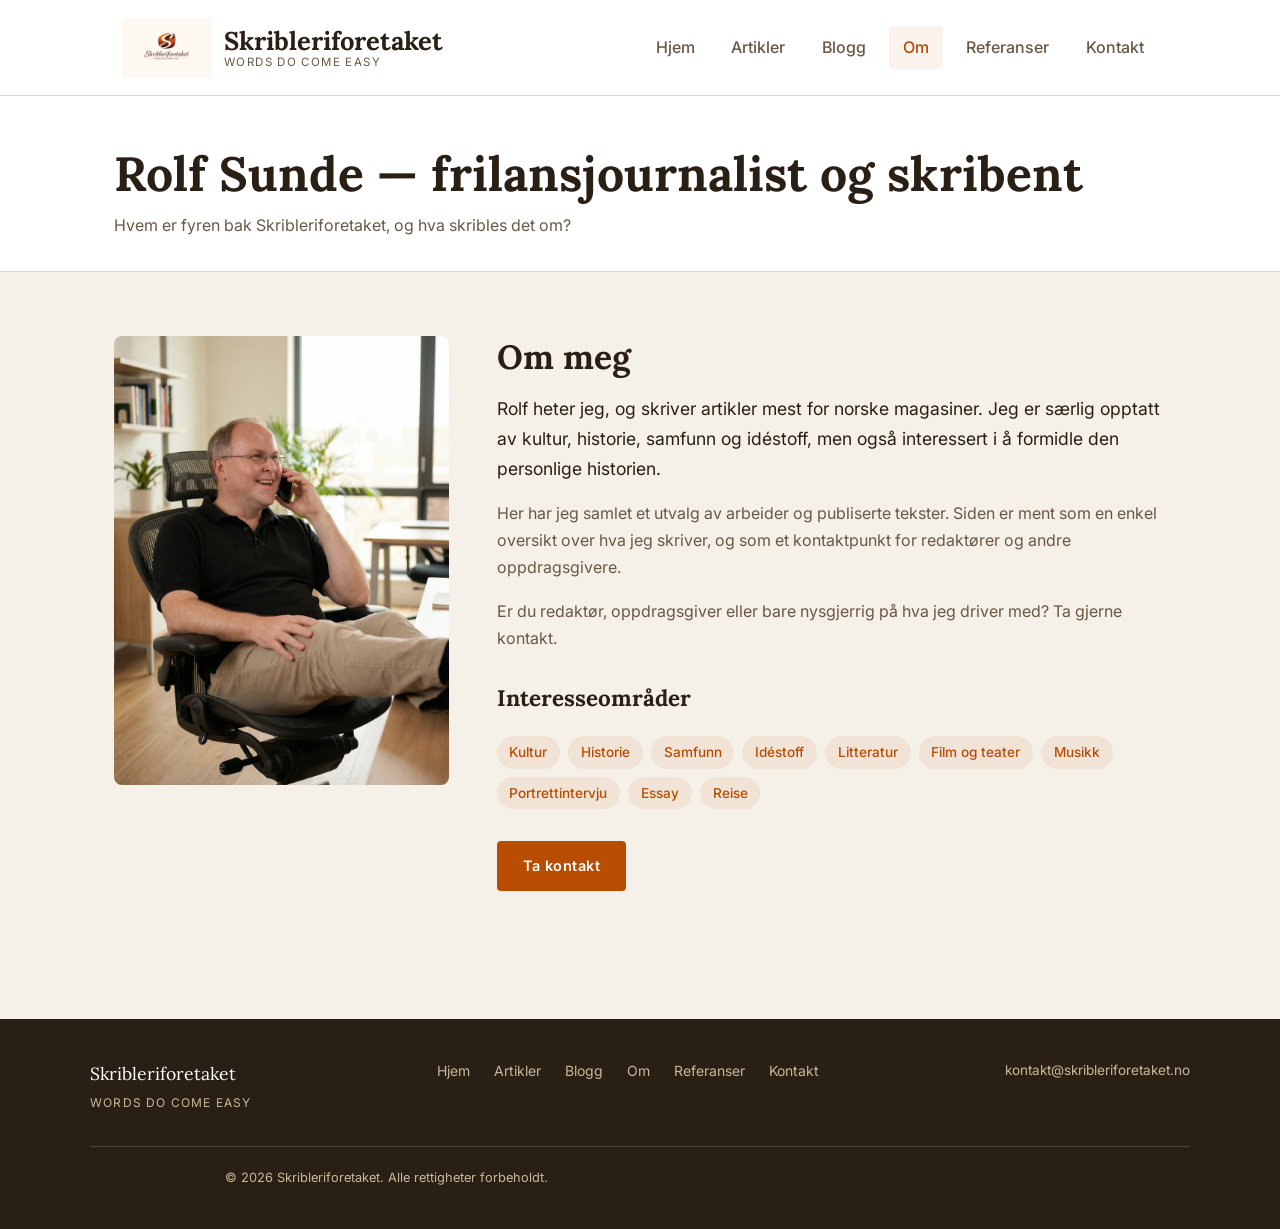
<file: om.html>
<!DOCTYPE html>
<html lang="nb">
<head>
  <meta charset="UTF-8">
  <meta name="viewport" content="width=device-width, initial-scale=1.0">
 
  <!-- SEO -->
  <title>Om Rolf Sunde — Frilansjournalist og skribent | Skribleriforetaket</title>
  <meta name="description" content="Rolf Sunde er frilansjournalist og skribent, publisert i Aftenposten Historie, Aftenposten Junior og Ledernytt. Tilgjengelig for oppdrag innen kultur, historie og samfunn.">
  <meta name="author" content="Rolf Sunde">
  <link rel="canonical" href="https://skribleriforetaket.no/om.html">
 
  <!-- Open Graph -->
  <meta property="og:type" content="profile">
  <meta property="og:url" content="https://skribleriforetaket.no/om.html">
  <meta property="og:title" content="Om Rolf Sunde — Frilansjournalist og skribent">
  <meta property="og:description" content="Frilansjournalist og skribent, publisert i Aftenposten Historie, Aftenposten Junior og Ledernytt.">
  <meta property="og:image" content="https://skribleriforetaket.no/assets/images/portrett.webp">
  <meta property="og:image:width" content="1200">
  <meta property="og:image:height" content="630">
 
  <!-- Twitter Card -->
  <meta name="twitter:card" content="summary">
  <meta name="twitter:title" content="Om Rolf Sunde — Frilansjournalist og skribent">
  <meta name="twitter:description" content="Publisert i Aftenposten Historie, Aftenposten Junior og Ledernytt.">
  <meta name="twitter:image" content="https://skribleriforetaket.no/assets/images/portrett.webp">
 
  <!-- Fonter -->
  <link rel="preconnect" href="https://fonts.googleapis.com">
  <link rel="preconnect" href="https://fonts.gstatic.com" crossorigin>
  <link href="https://fonts.googleapis.com/css2?family=Lora:ital,wght@0,400;0,700;1,400&family=Inter:wght@400;500;600&display=swap" rel="stylesheet">
 
  <link rel="stylesheet" href="css/style.css">
 
  <!-- Favicon -->
  <link rel="icon" type="image/x-icon" href="assets/images/favicon.ico">
  <link rel="icon" type="image/png" sizes="32x32" href="assets/images/favicon-32x32.png">
  <link rel="icon" type="image/png" sizes="16x16" href="assets/images/favicon-16x16.png">
  <link rel="apple-touch-icon" sizes="180x180" href="assets/images/apple-touch-icon.png">
 
  <!-- Schema.org strukturert data -->
  <script type="application/ld+json">
  {
    "@context": "https://schema.org",
    "@graph": [
      {
        "@type": "Person",
        "@id": "https://skribleriforetaket.no/#person",
        "name": "Rolf Sunde",
        "url": "https://skribleriforetaket.no",
        "jobTitle": "Frilansjournalist og skribent",
        "description": "Frilansjournalist og skribent med særlig interesse for kultur, historie og samfunn. Publisert i Aftenposten Historie, Aftenposten Junior og Ledernytt.",
        "image": "https://skribleriforetaket.no/assets/images/portrett.webp",
        "sameAs": [
          "https://www.linkedin.com/in/oversetter-rolf-sunde/"
        ]
      },
      {
        "@type": "WebSite",
        "@id": "https://skribleriforetaket.no/#website",
        "url": "https://skribleriforetaket.no",
        "name": "Skribleriforetaket",
        "description": "Portefølje og blogg for frilansjournalist og skribent Rolf Sunde.",
        "publisher": {
          "@id": "https://skribleriforetaket.no/#person"
        }
      },
      {
        "@type": "AboutPage",
        "@id": "https://skribleriforetaket.no/om.html#webpage",
        "url": "https://skribleriforetaket.no/om.html",
        "name": "Om Rolf Sunde — Frilansjournalist og skribent",
        "isPartOf": { "@id": "https://skribleriforetaket.no/#website" },
        "about": { "@id": "https://skribleriforetaket.no/#person" }
      }
    ]
  }
  </script>
</head>
<body>
 
  <div id="nettsted-header"></div>
 
  <main id="hovedinnhold">
 
    <!-- Sideoverskrift -->
    <div class="side-header">
      <div class="container">
        <h1>Rolf Sunde — frilansjournalist og skribent</h1>
        <p>Hvem er fyren bak Skribleriforetaket, og hva skribles det om?</p>
      </div>
    </div>
 
    <!-- Om-innhold -->
    <section class="om-seksjon" aria-labelledby="om-tittel">
      <div class="container">
        <div class="om-grid">
 
          <!-- Bilde/visuell kolonne -->
          <aside>
            <img src="assets/images/portrett.webp" alt="Rolf Sunde, frilansjournalist og skribent" style="width:100%; border-radius:8px;">
          </aside>
 
          <!-- Tekstkolonne -->
          <div class="om-tekst">
            <h2 id="om-tittel">Om meg</h2>
 
            <p>
              Rolf heter jeg, og skriver artikler mest for norske magasiner. Jeg er særlig opptatt av kultur, historie,
              samfunn og idéstoff, men også interessert i å formidle den personlige historien.
            </p>

            <p>
              Her har jeg samlet et utvalg av arbeider og publiserte tekster.
              Siden er ment som en enkel oversikt over hva jeg skriver, og som
              et kontaktpunkt for redaktører og andre oppdragsgivere.
            </p>

            <p>
              Er du redaktør, oppdragsgiver eller bare nysgjerrig på hva jeg
              driver med? Ta gjerne kontakt.
            </p>
 
            <!-- Interesseområder -->
            <h3 style="margin-top:2rem; margin-bottom:0.75rem;">Interesseområder</h3>
            <ul class="interesser-liste" aria-label="Faglige interesseområder">
              <li>Kultur</li>
              <li>Historie</li>
              <li>Samfunn</li>
              <li>Idéstoff</li>
              <li>Litteratur</li>
              <li>Film og teater</li>
              <li>Musikk</li>
              <li>Portrettintervju</li>
              <li>Essay</li>
              <li>Reise</li>
            </ul>
 
            <!-- Kontaktlenke -->
            <div style="margin-top:2rem;">
              <a href="kontakt.html" class="knapp knapp-primær">Ta kontakt</a>
            </div>
          </div>
 
        </div>
      </div>
    </section>
 
  </main>
 
  <div id="nettsted-footer"></div>
 
  <script src="data/innhold.js"></script>
  <script src="js/komponenter.js"></script>
  <script src="js/main.js"></script>
</body>
</html>
</file>
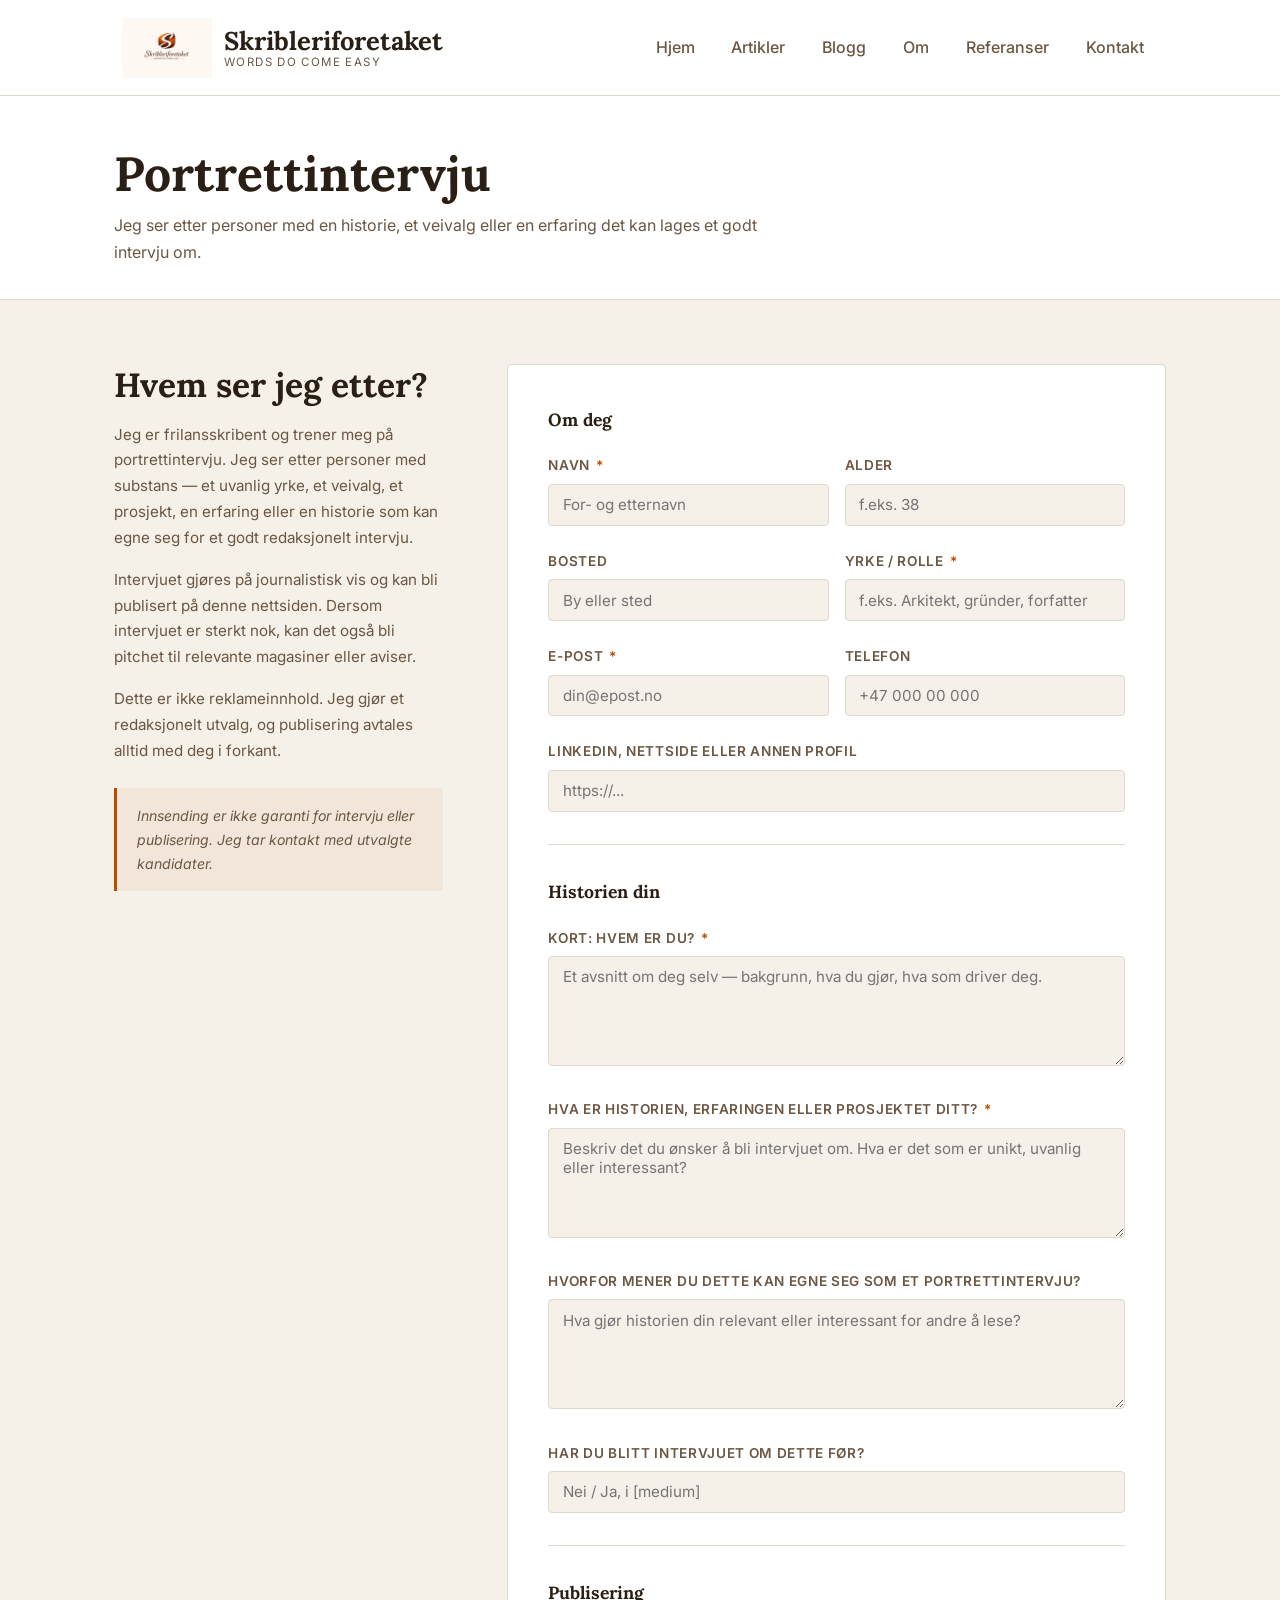
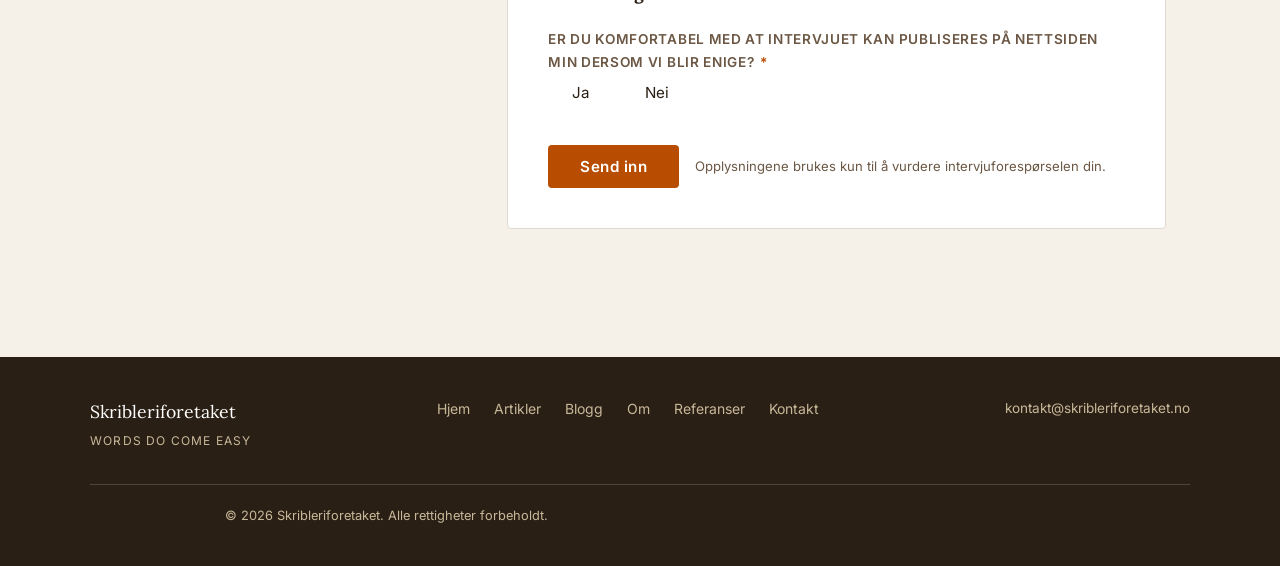
<file: portrettintervju.html>
<!DOCTYPE html>
<html lang="nb">
<head>
  <meta charset="UTF-8">
  <meta name="viewport" content="width=device-width, initial-scale=1.0">

  <!-- SEO -->
  <title>Portrettintervju — Skribleriforetaket</title>
  <meta name="description" content="Meld deg på til portrettintervju. Jeg ser etter personer med substans, erfaringer eller historier som kan egne seg for et godt redaksjonelt intervju.">
  <meta name="author" content="Skribleriforetaket">
  <link rel="canonical" href="https://skribleriforetaket.no/portrettintervju.html">

  <!-- Open Graph -->
  <meta property="og:type" content="website">
  <meta property="og:url" content="https://skribleriforetaket.no/portrettintervju.html">
  <meta property="og:title" content="Portrettintervju — Skribleriforetaket">
  <meta property="og:description" content="Meld deg på til portrettintervju. Jeg ser etter personer med substans, erfaringer eller historier som kan egne seg for et godt redaksjonelt intervju.">
  <meta property="og:image" content="https://skribleriforetaket.no/assets/images/logo.png">

  <!-- Favicon -->
  <link rel="icon" type="image/x-icon" href="assets/images/favicon.ico">
  <link rel="icon" type="image/png" sizes="32x32" href="assets/images/favicon-32x32.png">
  <link rel="icon" type="image/png" sizes="16x16" href="assets/images/favicon-16x16.png">
  <link rel="apple-touch-icon" href="assets/images/apple-touch-icon.png">

  <!-- Fonter -->
  <link rel="preconnect" href="https://fonts.googleapis.com">
  <link rel="preconnect" href="https://fonts.gstatic.com" crossorigin>
  <link href="https://fonts.googleapis.com/css2?family=Lora:ital,wght@0,400;0,700;1,400&family=Inter:wght@400;500;600&display=swap" rel="stylesheet">

  <link rel="stylesheet" href="css/style.css">

  <style>
    /* ── Skjema-stiler ─────────────────────────────────────── */
    .skjema-seksjon {
      padding: var(--gap-seksjon) 1.5rem;
    }

    .skjema-layout {
      display: grid;
      grid-template-columns: 1fr 2fr;
      gap: 4rem;
      align-items: start;
    }

    .skjema-intro h2 {
      margin-bottom: 1rem;
    }

    .skjema-intro p {
      color: var(--farge-tekst-myk);
      font-size: 0.95rem;
      margin-bottom: 1rem;
    }

    .skjema-merknad {
      margin-top: 1.5rem;
      padding: 1rem 1.25rem;
      background-color: rgba(184, 76, 0, 0.06);
      border-left: 3px solid var(--farge-aksent);
      border-radius: 0 var(--radius) var(--radius) 0;
      font-size: 0.88rem;
      color: var(--farge-tekst-myk);
      font-style: italic;
    }

    /* Selve skjemaet */
    .portrett-skjema {
      background-color: var(--farge-overflate);
      border: 1px solid var(--farge-kant);
      border-radius: var(--radius);
      padding: 2.5rem;
    }

    .skjema-gruppe {
      margin-bottom: 1.5rem;
    }

    .skjema-gruppe label {
      display: block;
      font-size: 0.85rem;
      font-weight: 600;
      letter-spacing: 0.05em;
      text-transform: uppercase;
      color: var(--farge-tekst-myk);
      margin-bottom: 0.4rem;
    }

    .skjema-gruppe label .obligatorisk {
      color: var(--farge-aksent);
      margin-left: 2px;
    }

    .skjema-gruppe input,
    .skjema-gruppe textarea,
    .skjema-gruppe select {
      width: 100%;
      padding: 0.65rem 0.85rem;
      font-family: var(--font-sans);
      font-size: 0.95rem;
      color: var(--farge-tekst);
      background-color: var(--farge-bakgrunn);
      border: 1px solid var(--farge-kant);
      border-radius: var(--radius);
      transition: border-color 0.2s ease, box-shadow 0.2s ease;
      appearance: none;
      -webkit-appearance: none;
    }

    .skjema-gruppe input:focus,
    .skjema-gruppe textarea:focus,
    .skjema-gruppe select:focus {
      outline: none;
      border-color: var(--farge-aksent);
      box-shadow: 0 0 0 3px rgba(184, 76, 0, 0.12);
    }

    .skjema-gruppe textarea {
      min-height: 110px;
      resize: vertical;
    }

    .skjema-gruppe-rad {
      display: grid;
      grid-template-columns: 1fr 1fr;
      gap: 1rem;
    }

    .skjema-skillelinje {
      border: none;
      border-top: 1px solid var(--farge-kant);
      margin: 2rem 0;
    }

    .skjema-seksjonstittel {
      font-family: var(--font-serif);
      font-size: 1.1rem;
      font-weight: 700;
      color: var(--farge-tekst);
      margin-bottom: 1.25rem;
    }

    /* Radio-gruppe */
    .radio-gruppe {
      display: flex;
      gap: 2rem;
      margin-top: 0.4rem;
    }

    .radio-gruppe label {
      display: flex;
      align-items: center;
      gap: 0.5rem;
      font-size: 0.95rem;
      font-weight: 400;
      letter-spacing: 0;
      text-transform: none;
      color: var(--farge-tekst);
      cursor: pointer;
    }

    .radio-gruppe input[type="radio"] {
      width: 1rem;
      height: 1rem;
      flex-shrink: 0;
      accent-color: var(--farge-aksent);
      cursor: pointer;
      /* Fjern overstyrende stiler fra generell input-regel */
      background-color: transparent;
      border: none;
      padding: 0;
      box-shadow: none;
    }

    .radio-gruppe input[type="radio"]:focus {
      box-shadow: none;
      border: none;
      outline: 2px solid var(--farge-aksent);
      outline-offset: 2px;
    }

    /* Send-knapp */
    .skjema-send {
      margin-top: 2rem;
      display: flex;
      align-items: center;
      gap: 1rem;
      flex-wrap: wrap;
    }

    .skjema-send .knapp {
      font-size: 0.95rem;
      padding: 0.75rem 2rem;
      cursor: pointer;
      border: none;
    }

    .skjema-personvern {
      font-size: 0.82rem;
      color: var(--farge-tekst-myk);
    }

    /* Suksessmelding */
    .skjema-suksess {
      display: none;
      padding: 1.5rem;
      background-color: rgba(184, 76, 0, 0.06);
      border: 1px solid var(--farge-aksent);
      border-radius: var(--radius);
      text-align: center;
      margin-top: 1.5rem;
    }

    .skjema-suksess p {
      color: var(--farge-tekst);
      font-size: 1rem;
    }

    @media (max-width: 768px) {
      .skjema-layout {
        grid-template-columns: 1fr;
        gap: 2rem;
      }

      .skjema-gruppe-rad {
        grid-template-columns: 1fr;
      }

      .portrett-skjema {
        padding: 1.5rem;
      }
    }
  </style>
</head>
<body>

  <div id="nettsted-header"></div>

  <main id="hoveddinnhold">

    <!-- Sideoverskrift -->
    <div class="side-header">
      <div class="container">
        <h1>Portrettintervju</h1>
        <p>Jeg ser etter personer med en historie, et veivalg eller en erfaring det kan lages et godt intervju om.</p>
      </div>
    </div>

    <!-- Skjema -->
    <section class="skjema-seksjon" aria-labelledby="skjema-tittel">
      <div class="container">
        <div class="skjema-layout">

          <!-- Venstre: Forklaring -->
          <aside class="skjema-intro">
            <h2 id="skjema-tittel">Hvem ser jeg etter?</h2>

            <p>
              Jeg er frilansskribent og trener meg på portrettintervju. Jeg ser etter personer med substans — et uvanlig yrke, et veivalg, et prosjekt, en erfaring eller en historie som kan egne seg for et godt redaksjonelt intervju.
            </p>

            <p>
              Intervjuet gjøres på journalistisk vis og kan bli publisert på denne nettsiden. Dersom intervjuet er sterkt nok, kan det også bli pitchet til relevante magasiner eller aviser.
            </p>

            <p>
              Dette er ikke reklameinnhold. Jeg gjør et redaksjonelt utvalg, og publisering avtales alltid med deg i forkant.
            </p>

            <div class="skjema-merknad">
              Innsending er ikke garanti for intervju eller publisering. Jeg tar kontakt med utvalgte kandidater.
            </div>
          </aside>

          <!-- Høyre: Skjema -->
          <div>
            <form
              class="portrett-skjema"
              action="send-skjema.php"
              method="POST"
              id="portrett-skjema"
            >

              <!-- Personalia -->
              <p class="skjema-seksjonstittel">Om deg</p>

              <div class="skjema-gruppe-rad">
                <div class="skjema-gruppe">
                  <label for="navn">Navn <span class="obligatorisk">*</span></label>
                  <input type="text" id="navn" name="navn" required autocomplete="name" placeholder="For- og etternavn">
                </div>
                <div class="skjema-gruppe">
                  <label for="alder">Alder</label>
                  <input type="number" id="alder" name="alder" min="16" max="120" placeholder="f.eks. 38">
                </div>
              </div>

              <div class="skjema-gruppe-rad">
                <div class="skjema-gruppe">
                  <label for="bosted">Bosted</label>
                  <input type="text" id="bosted" name="bosted" placeholder="By eller sted">
                </div>
                <div class="skjema-gruppe">
                  <label for="yrke">Yrke / rolle <span class="obligatorisk">*</span></label>
                  <input type="text" id="yrke" name="yrke" required placeholder="f.eks. Arkitekt, gründer, forfatter">
                </div>
              </div>

              <div class="skjema-gruppe-rad">
                <div class="skjema-gruppe">
                  <label for="epost">E-post <span class="obligatorisk">*</span></label>
                  <input type="email" id="epost" name="epost" required autocomplete="email" placeholder="din@epost.no">
                </div>
                <div class="skjema-gruppe">
                  <label for="telefon">Telefon</label>
                  <input type="tel" id="telefon" name="telefon" autocomplete="tel" placeholder="+47 000 00 000">
                </div>
              </div>

              <div class="skjema-gruppe">
                <label for="profil">LinkedIn, nettside eller annen profil</label>
                <input type="url" id="profil" name="profil" placeholder="https://...">
              </div>

              <hr class="skjema-skillelinje">

              <!-- Historien -->
              <p class="skjema-seksjonstittel">Historien din</p>

              <div class="skjema-gruppe">
                <label for="hvem">Kort: Hvem er du? <span class="obligatorisk">*</span></label>
                <textarea id="hvem" name="hvem" required placeholder="Et avsnitt om deg selv — bakgrunn, hva du gjør, hva som driver deg."></textarea>
              </div>

              <div class="skjema-gruppe">
                <label for="historie">Hva er historien, erfaringen eller prosjektet ditt? <span class="obligatorisk">*</span></label>
                <textarea id="historie" name="historie" required placeholder="Beskriv det du ønsker å bli intervjuet om. Hva er det som er unikt, uvanlig eller interessant?"></textarea>
              </div>

              <div class="skjema-gruppe">
                <label for="hvorfor">Hvorfor mener du dette kan egne seg som et portrettintervju?</label>
                <textarea id="hvorfor" name="hvorfor" placeholder="Hva gjør historien din relevant eller interessant for andre å lese?"></textarea>
              </div>

              <div class="skjema-gruppe">
                <label for="tidligere">Har du blitt intervjuet om dette før?</label>
                <input type="text" id="tidligere" name="tidligere" placeholder="Nei / Ja, i [medium]">
              </div>

              <hr class="skjema-skillelinje">

              <!-- Samtykke -->
              <p class="skjema-seksjonstittel">Publisering</p>

              <div class="skjema-gruppe">
                <label>Er du komfortabel med at intervjuet kan publiseres på nettsiden min dersom vi blir enige? <span class="obligatorisk">*</span></label>
                <div class="radio-gruppe">
                  <label>
                    <input type="radio" name="publisering" value="ja" required>
                    Ja
                  </label>
                  <label>
                    <input type="radio" name="publisering" value="nei">
                    Nei
                  </label>
                </div>
              </div>

              <!-- Send -->
              <div class="skjema-send">
                <button type="submit" class="knapp knapp-primær">Send inn</button>
                <span class="skjema-personvern">
                  Opplysningene brukes kun til å vurdere intervjuforespørselen din.
                </span>
              </div>

            </form>

            <div class="skjema-suksess" id="skjema-suksess" role="alert">
              <p><strong>Takk for at du meldte deg på!</strong><br>
              Jeg leser alle innmeldinger og tar kontakt med utvalgte kandidater.</p>
            </div>

            <div class="skjema-suksess" id="skjema-feil" role="alert" style="border-color: #c0392b; background-color: rgba(192,57,43,0.06);">
              <p><strong>Noe gikk galt.</strong><br>
              Prøv igjen, eller send e-post direkte til <a href="mailto:kontakt@skribleriforetaket.no">kontakt@skribleriforetaket.no</a>.</p>
            </div>
          </div>

        </div>
      </div>
    </section>

  </main>

  <div id="nettsted-footer"></div>

  <script src="data/innhold.js"></script>
  <script src="js/komponenter.js"></script>
  <script src="js/main.js"></script>

  <script>
    // Vis suksess- eller feilmelding basert på URL-parameter etter PHP-redirect
    const params = new URLSearchParams(window.location.search);
    const sendt = params.get('sendt');
    const form = document.getElementById('portrett-skjema');
    const suksess = document.getElementById('skjema-suksess');
    const feil = document.getElementById('skjema-feil');

    if (sendt === 'ok' && form && suksess) {
      form.style.display = 'none';
      suksess.style.display = 'block';
    } else if (sendt === 'feil' && feil) {
      feil.style.display = 'block';
    }
  </script>

</body>
</html>
</file>
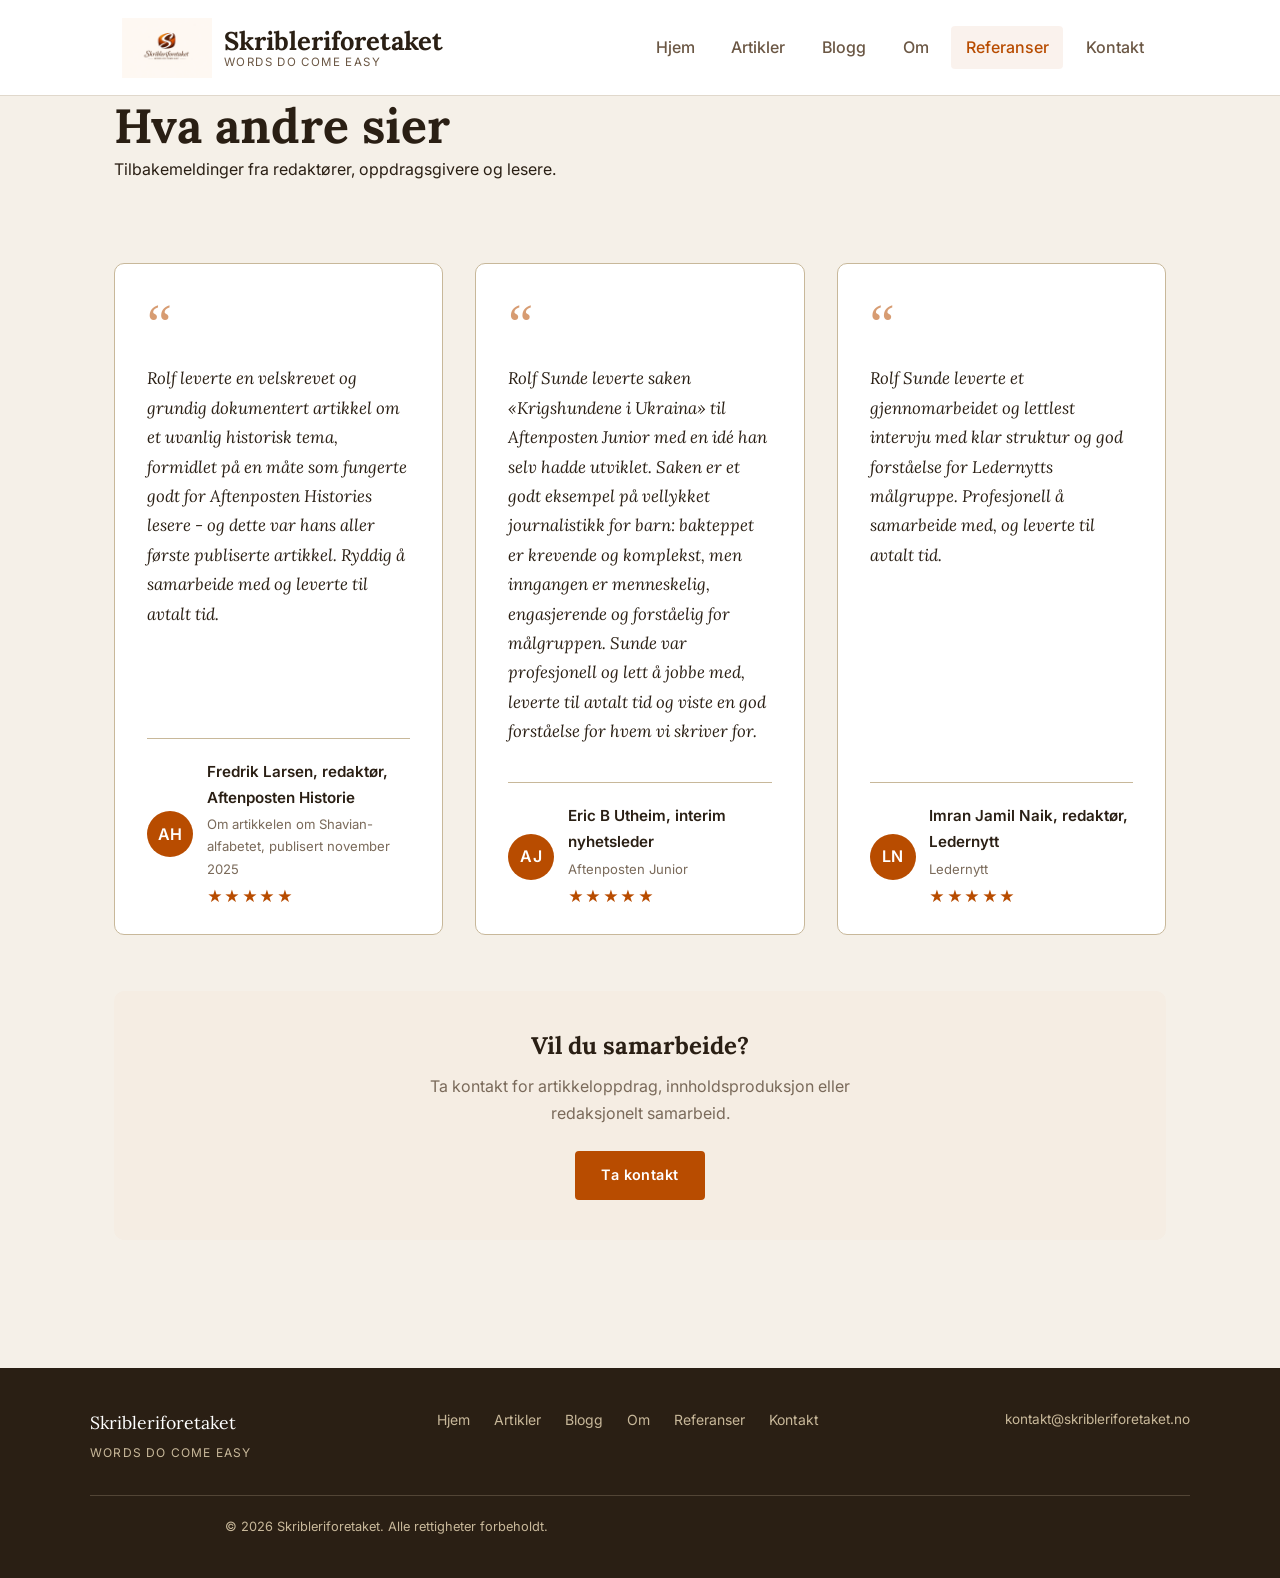
<file: testimonials.html>
<!DOCTYPE html>
<html lang="nb">
<head>
  <meta charset="UTF-8">
  <meta name="viewport" content="width=device-width, initial-scale=1.0">

  <title>Hva andre sier — Skribleriforetaket</title>
  <meta name="description" content="Tilbakemeldinger fra redaktører, oppdragsgivere og lesere som har samarbeidet med Skribleriforetaket.">
  <meta name="author" content="Skribleriforetaket">
  <link rel="canonical" href="https://skribleriforetaket.no/testimonials.html">

  <!-- Open Graph -->
  <meta property="og:type" content="website">
  <meta property="og:url" content="https://skribleriforetaket.no/testimonials.html">
  <meta property="og:title" content="Hva andre sier — Skribleriforetaket">
  <meta property="og:description" content="Tilbakemeldinger fra redaktører, oppdragsgivere og lesere.">
  <meta property="og:image" content="https://skribleriforetaket.no/assets/images/logo.png">

  <!-- Fonter -->
  <link rel="preconnect" href="https://fonts.googleapis.com">
  <link rel="preconnect" href="https://fonts.gstatic.com" crossorigin>
  <link href="https://fonts.googleapis.com/css2?family=Lora:ital,wght@0,400;0,700;1,400&family=Inter:wght@400;500;600&display=swap" rel="stylesheet">

  <link rel="stylesheet" href="css/style.css">

  <style>
    /* ── Testimonial-spesifikke stiler ── */
    .testimonial-grid {
      display: grid;
      grid-template-columns: repeat(3, 1fr);
      gap: 2rem;
      margin-top: 2.5rem;
    }

    .testimonial-kort {
      background: #fff;
      border: 1px solid var(--farge-linje, #e8e0d5);
      border-radius: 10px;
      padding: 2rem 2rem 1.5rem;
      position: relative;
      display: flex;
      flex-direction: column;
      gap: 1.25rem;
      transition: box-shadow 0.2s ease, transform 0.2s ease;
    }

    .testimonial-kort:hover {
      box-shadow: 0 6px 24px rgba(90, 50, 20, 0.10);
      transform: translateY(-2px);
    }

    .testimonial-sitat-ikon {
      font-size: 3.5rem;
      line-height: 1;
      color: var(--farge-aksent, #c45e1a);
      font-family: Georgia, serif;
      margin-bottom: -0.5rem;
      opacity: 0.55;
      user-select: none;
    }

    .testimonial-tekst {
      font-family: 'Lora', Georgia, serif;
      font-style: italic;
      font-size: 1.05rem;
      line-height: 1.75;
      color: var(--farge-tekst, #3a2a1a);
      flex: 1;
    }

    .testimonial-skillelinje {
      border: none;
      border-top: 1px solid var(--farge-linje, #e8e0d5);
      margin: 0;
    }

    .testimonial-person {
      display: flex;
      align-items: center;
      gap: 0.85rem;
    }

    .testimonial-avatar {
      width: 46px;
      height: 46px;
      border-radius: 50%;
      background: var(--farge-aksent, #c45e1a);
      color: #fff;
      font-family: 'Inter', sans-serif;
      font-weight: 600;
      font-size: 1rem;
      display: flex;
      align-items: center;
      justify-content: center;
      flex-shrink: 0;
      text-transform: uppercase;
      letter-spacing: 0.03em;
    }

    .testimonial-meta {
      display: flex;
      flex-direction: column;
      gap: 0.15rem;
    }

    .testimonial-navn {
      font-family: 'Inter', sans-serif;
      font-weight: 600;
      font-size: 0.95rem;
      color: var(--farge-tekst, #3a2a1a);
    }

    .testimonial-rolle {
      font-family: 'Inter', sans-serif;
      font-size: 0.82rem;
      color: var(--farge-tekst-lys, #7a6a5a);
    }

    .testimonial-stjerner {
      color: var(--farge-aksent, #c45e1a);
      font-size: 0.95rem;
      letter-spacing: 0.1em;
      margin-top: 0.1rem;
    }

    /* CTA-boks nederst */
    .testimonial-cta {
      margin-top: 3.5rem;
      background: var(--farge-bakgrunn-kort, #f5ede3);
      border-radius: 10px;
      padding: 2.5rem 2rem;
      text-align: center;
    }

    .testimonial-cta h2 {
      font-family: 'Lora', Georgia, serif;
      font-size: 1.5rem;
      color: var(--farge-tekst, #3a2a1a);
      margin-bottom: 0.75rem;
    }

    .testimonial-cta p {
      font-family: 'Inter', sans-serif;
      font-size: 1rem;
      color: var(--farge-tekst-lys, #7a6a5a);
      margin-bottom: 1.5rem;
      max-width: 480px;
      margin-left: auto;
      margin-right: auto;
    }

    @media (max-width: 900px) {
      .testimonial-grid {
        grid-template-columns: 1fr;
      }
    }
  </style>

  <!-- Favicon -->
  <link rel="icon" type="image/x-icon" href="assets/images/favicon.ico">
  <link rel="icon" type="image/png" sizes="32x32" href="assets/images/favicon-32x32.png">
  <link rel="icon" type="image/png" sizes="16x16" href="assets/images/favicon-16x16.png">
  <link rel="apple-touch-icon" sizes="180x180" href="assets/images/apple-touch-icon.png">

  <!-- Schema.org strukturert data -->
  <script type="application/ld+json">
  {
    "@context": "https://schema.org",
    "@graph": [
      {
        "@type": "Person",
        "@id": "https://skribleriforetaket.no/#person",
        "name": "Rolf",
        "url": "https://skribleriforetaket.no",
        "jobTitle": "Frilansjournalist og skribent",
        "description": "Frilansjournalist og skribent med særlig interesse for kultur, historie og samfunn. Publisert i Aftenposten Historie, Aftenposten Junior og Ledernytt.",
        "image": "https://skribleriforetaket.no/assets/images/portrett.webp",
        "sameAs": []
      },
      {
        "@type": "WebSite",
        "@id": "https://skribleriforetaket.no/#website",
        "url": "https://skribleriforetaket.no",
        "name": "Skribleriforetaket",
        "description": "Portefølje og blogg for frilansjournalist og skribent Rolf.",
        "publisher": {
          "@id": "https://skribleriforetaket.no/#person"
        }
      }
    ]
  }
  </script>
</head>
<body>

  <div id="nettsted-header"></div>

  <main id="hovedinnhold">

    <!-- Sidetopp -->
    <section class="side-topp">
      <div class="container">
        <h1>Hva andre sier</h1>
        <p class="side-ingress">Tilbakemeldinger fra redaktører, oppdragsgivere og lesere.</p>
      </div>
    </section>

    <!-- Testimonial-grid -->
    <section class="innhold-seksjon">
      <div class="container">
        <div class="testimonial-grid">

          <!-- Testimonial 1 -->
          <div class="testimonial-kort">
            <div class="testimonial-sitat-ikon" aria-hidden="true">&ldquo;</div>
            <p class="testimonial-tekst">
              Rolf leverte en velskrevet og grundig dokumentert artikkel om et uvanlig historisk tema, formidlet på en måte som fungerte godt for Aftenposten Histories lesere - og dette var hans aller første publiserte artikkel. Ryddig å samarbeide med og leverte til avtalt tid.
            </p>
            <hr class="testimonial-skillelinje">
            <div class="testimonial-person">
              <div class="testimonial-avatar" aria-hidden="true">AH</div>
              <div class="testimonial-meta">
                <span class="testimonial-navn">Fredrik Larsen, redaktør, Aftenposten Historie</span>
                <span class="testimonial-rolle">Om artikkelen om Shavian-alfabetet, publisert november 2025</span>
                <span class="testimonial-stjerner" aria-label="5 av 5 stjerner">★★★★★</span>
              </div>
            </div>
          </div>

          <!-- Testimonial 2 -->
          <div class="testimonial-kort">
            <div class="testimonial-sitat-ikon" aria-hidden="true">&ldquo;</div>
            <p class="testimonial-tekst">
              Rolf Sunde leverte saken «Krigshundene i Ukraina» til Aftenposten Junior med en idé han selv hadde utviklet. Saken er et godt eksempel på vellykket journalistikk for barn: bakteppet er krevende og komplekst, men inngangen er menneskelig, engasjerende og forståelig for målgruppen. Sunde var profesjonell og lett å jobbe med, leverte til avtalt tid og viste en god forståelse for hvem vi skriver for.
            </p>
            <hr class="testimonial-skillelinje">
            <div class="testimonial-person">
              <div class="testimonial-avatar" aria-hidden="true">AJ</div>
              <div class="testimonial-meta">
                <span class="testimonial-navn">Eric B Utheim, interim nyhetsleder</span>
                <span class="testimonial-rolle">Aftenposten Junior</span>
                <span class="testimonial-stjerner" aria-label="5 av 5 stjerner">★★★★★</span>
              </div>
            </div>
          </div>

          <!-- Testimonial 3 -->
          <div class="testimonial-kort">
            <div class="testimonial-sitat-ikon" aria-hidden="true">&ldquo;</div>
            <p class="testimonial-tekst">
              Rolf Sunde leverte et gjennomarbeidet og lettlest intervju med klar struktur og god forståelse for Ledernytts målgruppe. Profesjonell å samarbeide med, og leverte til avtalt tid.
            </p>
            <hr class="testimonial-skillelinje">
            <div class="testimonial-person">
              <div class="testimonial-avatar" aria-hidden="true">LN</div>
              <div class="testimonial-meta">
                <span class="testimonial-navn">Imran Jamil Naik, redaktør, Ledernytt</span>
                <span class="testimonial-rolle">Ledernytt</span>
                <span class="testimonial-stjerner" aria-label="5 av 5 stjerner">★★★★★</span>
              </div>
            </div>
          </div>

        </div>

        <!-- CTA -->
        <div class="testimonial-cta">
          <h2>Vil du samarbeide?</h2>
          <p>Ta kontakt for artikkeloppdrag, innholdsproduksjon eller redaksjonelt samarbeid.</p>
          <a href="kontakt.html" class="knapp knapp-primær">Ta kontakt</a>
        </div>

      </div>
    </section>

  </main>

  <div id="nettsted-footer"></div>

  <script src="js/komponenter.js"></script>
  <script src="js/main.js"></script>
</body>
</html>
</file>
<file: css/style.css>
/* ============================================================
   Skribleriforetaket.no — Hoved-stilark
   Versjon: 1.1
   Beskrivelse: Redaksjonell, minimalistisk porteføljeside.
   Fargepalett basert på logoen (brun/oransje/krem).
   ============================================================ */

/* --- Variabler --- */
:root {
  --farge-bakgrunn:   #f5f0e8;   /* Varm krem (som logobakgrunn) */
  --farge-overflate:  #ffffff;
  --farge-kant:       #e0d8cc;
  --farge-tekst:      #2a1f14;   /* Mørk brun */
  --farge-tekst-myk:  #6b5744;   /* Mellombrun */
  --farge-aksent:     #b84c00;   /* Dyp oransje fra logo */
  --farge-aksent-myk: #d4662a;   /* Lysere oransje */
  --farge-linje:      #c8b89a;

  --font-serif:       'Lora', Georgia, 'Times New Roman', serif;
  --font-sans:        'Inter', 'Helvetica Neue', Arial, sans-serif;

  --bredde-max:       1100px;
  --gap-seksjon:      4rem;
  --radius:           4px;

  --skygge-kort:      0 2px 8px rgba(42, 31, 20, 0.08);
  --skygge-hover:     0 4px 16px rgba(42, 31, 20, 0.14);
}

/* --- Reset og grunnlag --- */
*, *::before, *::after {
  box-sizing: border-box;
  margin: 0;
  padding: 0;
}

html {
  font-size: 16px;
  scroll-behavior: smooth;
}

body {
  font-family: var(--font-sans);
  background-color: var(--farge-bakgrunn);
  color: var(--farge-tekst);
  line-height: 1.7;
  -webkit-font-smoothing: antialiased;
}

img {
  max-width: 100%;
  height: auto;
  display: block;
}

a {
  color: var(--farge-aksent);
  text-decoration: none;
  transition: color 0.2s ease;
}

a:hover {
  color: var(--farge-aksent-myk);
}

/* --- Typografi --- */
h1, h2, h3, h4, h5 {
  font-family: var(--font-serif);
  font-weight: 700;
  line-height: 1.25;
  color: var(--farge-tekst);
}

h1 { font-size: clamp(2rem, 4vw, 3rem); }
h2 { font-size: clamp(1.5rem, 3vw, 2.1rem); }
h3 { font-size: clamp(1.15rem, 2vw, 1.4rem); }
h4 { font-size: 1.05rem; }

p {
  margin-bottom: 1rem;
  max-width: 68ch;
}

p:last-child {
  margin-bottom: 0;
}

/* --- Hjelpeklasser --- */
.container {
  width: 100%;
  max-width: var(--bredde-max);
  margin: 0 auto;
  padding: 0 1.5rem;
}

.sr-only {
  position: absolute;
  width: 1px;
  height: 1px;
  overflow: hidden;
  clip: rect(0,0,0,0);
  white-space: nowrap;
}

.tekst-senter { text-align: center; }
.tekst-myk    { color: var(--farge-tekst-myk); }

/* --- Knapper --- */
.knapp {
  display: inline-block;
  padding: 0.65rem 1.5rem;
  border-radius: var(--radius);
  font-family: var(--font-sans);
  font-size: 0.9rem;
  font-weight: 600;
  letter-spacing: 0.03em;
  cursor: pointer;
  transition: background-color 0.2s ease, color 0.2s ease, border-color 0.2s ease;
  text-decoration: none;
}

.knapp-primær {
  background-color: var(--farge-aksent);
  color: #fff;
  border: 2px solid var(--farge-aksent);
}

.knapp-primær:hover {
  background-color: var(--farge-aksent-myk);
  border-color: var(--farge-aksent-myk);
  color: #fff;
}

.knapp-sekundær {
  background-color: transparent;
  color: var(--farge-aksent);
  border: 2px solid var(--farge-aksent);
}

.knapp-sekundær:hover {
  background-color: var(--farge-aksent);
  color: #fff;
}

/* ============================================================
   TOPPMENY (header + nav)
   ============================================================ */
.nettsted-header {
  background-color: var(--farge-overflate);
  border-bottom: 1px solid var(--farge-kant);
  position: sticky;
  top: 0;
  left: 0;
  right: 0;
  z-index: 100;
}

.header-indre {
  display: flex;
  align-items: center;
  justify-content: space-between;
  padding: 1.1rem 2rem;
  max-width: var(--bredde-max);
  margin: 0 auto;
}

.logo-lenke {
  display: flex;
  align-items: center;
  gap: 0.75rem;
  text-decoration: none;
}

.logo-bilde {
  height: 60px;
  width: auto;
}

.logo-tekst {
  display: flex;
  flex-direction: column;
  line-height: 1.15;
}

.logo-navn {
  font-family: var(--font-serif);
  font-size: 1.6rem;
  font-weight: 700;
  color: var(--farge-tekst);
}

.logo-slagord {
  font-family: var(--font-sans);
  font-size: 0.72rem;
  letter-spacing: 0.12em;
  text-transform: uppercase;
  color: var(--farge-tekst-myk);
}

/* Navigasjon */
.hoved-nav {
  display: flex;
  align-items: center;
  gap: 0.5rem;
}

.hoved-nav a {
  font-family: var(--font-sans);
  font-size: 1rem;
  font-weight: 500;
  color: var(--farge-tekst-myk);
  padding: 0.5rem 0.9rem;
  border-radius: var(--radius);
  text-decoration: none;
  transition: color 0.2s, background-color 0.2s;
}

.hoved-nav a:hover,
.hoved-nav a.aktiv {
  color: var(--farge-aksent);
  background-color: rgba(184, 76, 0, 0.07);
}

/* Hamburger-meny */
.meny-knapp {
  display: none;
  background: none;
  border: none;
  cursor: pointer;
  padding: 0.5rem;
  flex-direction: column;
  gap: 6px;
  z-index: 200;
}

.meny-knapp span {
  display: block;
  width: 28px;
  height: 2px;
  background-color: var(--farge-tekst);
  transition: transform 0.25s ease, opacity 0.25s ease;
}

.meny-knapp.open span:nth-child(1) { transform: translateY(8px) rotate(45deg); }
.meny-knapp.open span:nth-child(2) { opacity: 0; }
.meny-knapp.open span:nth-child(3) { transform: translateY(-8px) rotate(-45deg); }

/* ============================================================
   SIDEFOT
   ============================================================ */
.nettsted-footer {
  background-color: var(--farge-tekst);
  color: var(--farge-linje);
  padding: 2.5rem 1.5rem;
  margin-top: var(--gap-seksjon);
}

.footer-indre {
  max-width: var(--bredde-max);
  margin: 0 auto;
  display: flex;
  flex-wrap: wrap;
  gap: 2rem;
  justify-content: space-between;
  align-items: flex-start;
}

.footer-logo-navn {
  font-family: var(--font-serif);
  font-size: 1.1rem;
  color: #fff;
  margin-bottom: 0.3rem;
}

.footer-slagord {
  font-size: 0.75rem;
  letter-spacing: 0.1em;
  text-transform: uppercase;
  color: var(--farge-linje);
}

.footer-nav {
  display: flex;
  flex-wrap: wrap;
  gap: 0.5rem 1.5rem;
}

.footer-nav a {
  color: var(--farge-linje);
  font-size: 0.875rem;
  text-decoration: none;
  transition: color 0.2s;
}

.footer-nav a:hover {
  color: #fff;
}

.footer-bunn {
  margin-top: 2rem;
  padding-top: 1.25rem;
  border-top: 1px solid rgba(200, 184, 154, 0.25);
  font-size: 0.8rem;
  color: var(--farge-linje);
  text-align: center;
}

/* ============================================================
   FORSIDE
   ============================================================ */

/* Hero */
.hero {
  padding: 4rem 1.5rem;
  border-bottom: 1px solid var(--farge-kant);
}

.hero-innhold {
  display: grid;
  grid-template-columns: 55% 45%;
  gap: 3rem;
  align-items: center;
  min-width: 0;
}

.hero-tekst {
  display: flex;
  flex-direction: column;
  align-items: flex-start;
}

.hero-logo {
  width: 140px;
  margin: 0 0 1.5rem 0;
}

.hero-tittel {
  font-size: clamp(1.8rem, 3vw, 2.8rem);
  line-height: 1.2;
  margin-bottom: 1.25rem;
  text-align: left;
}

.hero-ingress {
  font-size: 1.1rem;
  color: var(--farge-tekst-myk);
  max-width: 50ch;
  margin: 0 0 2rem 0;
  line-height: 1.75;
  text-align: left;
}

.hero-knapper {
  display: flex;
  gap: 1rem;
  justify-content: flex-start;
  flex-wrap: wrap;
}

.hero-bilde {
  display: flex;
  justify-content: center;
  align-items: center;
}

.hero-portrett {
  width: 100%;
  max-width: 420px;
  height: auto;
  border-radius: 12px;
  object-fit: cover;
  box-shadow: 0 8px 32px rgba(0,0,0,0.12);
}

/* Seksjonstittel */
.seksjon-tittel {
  font-family: var(--font-serif);
  font-size: 1.4rem;
  color: var(--farge-tekst);
  margin-bottom: 0.4rem;
}

.seksjon-linje {
  width: 40px;
  height: 3px;
  background-color: var(--farge-aksent);
  margin-bottom: 1.75rem;
}

.seksjon-linje.senter {
  margin-left: auto;
  margin-right: auto;
}

/* Fremhevede arbeider */
.fremhevede {
  padding: var(--gap-seksjon) 1.5rem;
}

.fremhevede-grid {
  display: grid;
  grid-template-columns: repeat(auto-fill, minmax(300px, 1fr));
  gap: 1.5rem;
  margin-bottom: 2rem;
}

/* Kategoriseksjoner på forsiden */
.kategori-seksjon {
  padding: var(--gap-seksjon) 1.5rem;
  background-color: var(--farge-overflate);
  border-top: 1px solid var(--farge-kant);
  border-bottom: 1px solid var(--farge-kant);
}

.kategori-grid {
  display: grid;
  grid-template-columns: 1fr 1fr;
  gap: 3rem;
}

.kategori-blokk h3 {
  font-family: var(--font-serif);
  font-size: 1.3rem;
  margin-bottom: 0.5rem;
}

.kategori-blokk p {
  color: var(--farge-tekst-myk);
  font-size: 0.95rem;
  margin-bottom: 1rem;
}

/* Kontaktseksjon (forside) */
.kontakt-seksjon-mini {
  padding: var(--gap-seksjon) 1.5rem;
  text-align: center;
}

.kontakt-seksjon-mini h2 {
  margin-bottom: 0.75rem;
}

.kontakt-seksjon-mini p {
  color: var(--farge-tekst-myk);
  max-width: 50ch;
  margin: 0 auto 1.5rem;
}

.kontakt-epost-lenke {
  font-size: 1.05rem;
  font-weight: 600;
  color: var(--farge-aksent);
}

/* ============================================================
   ARTIKKELKORT
   ============================================================ */
.kort {
  background-color: var(--farge-overflate);
  border: 1px solid var(--farge-kant);
  border-radius: var(--radius);
  overflow: hidden;
  display: flex;
  flex-direction: column;
  box-shadow: var(--skygge-kort);
  transition: box-shadow 0.2s ease, transform 0.2s ease;
}

.kort:hover {
  box-shadow: var(--skygge-hover);
  transform: translateY(-2px);
}

.kort-bilde {
  width: 100%;
  aspect-ratio: 16/9;
  object-fit: cover;
  background-color: var(--farge-kant);
}

.kort-bilde-placeholder {
  width: 100%;
  aspect-ratio: 16/9;
  background: linear-gradient(135deg, #e8ddd0 0%, #d4c4b0 100%);
  display: flex;
  align-items: center;
  justify-content: center;
  color: var(--farge-tekst-myk);
  font-size: 0.8rem;
  letter-spacing: 0.05em;
}

.kort-innhold {
  padding: 1.25rem;
  flex: 1;
  display: flex;
  flex-direction: column;
}

.kort-meta {
  display: flex;
  flex-wrap: wrap;
  gap: 0.5rem;
  align-items: center;
  margin-bottom: 0.6rem;
}

.merke {
  display: inline-block;
  font-size: 0.72rem;
  font-weight: 600;
  letter-spacing: 0.06em;
  text-transform: uppercase;
  padding: 0.2rem 0.55rem;
  border-radius: 2px;
  background-color: rgba(184, 76, 0, 0.1);
  color: var(--farge-aksent);
}

.kort-dato {
  font-size: 0.8rem;
  color: var(--farge-tekst-myk);
}

.kort-tittel {
  font-family: var(--font-serif);
  font-size: 1.1rem;
  font-weight: 700;
  margin-bottom: 0.5rem;
  color: var(--farge-tekst);
  line-height: 1.3;
}

.kort-tittel a {
  color: inherit;
  text-decoration: none;
}

.kort-tittel a:hover {
  color: var(--farge-aksent);
}

.kort-beskrivelse {
  font-size: 0.9rem;
  color: var(--farge-tekst-myk);
  flex: 1;
  margin-bottom: 1rem;
}

.kort-publisert {
  font-size: 0.8rem;
  color: var(--farge-tekst-myk);
  font-style: italic;
  margin-bottom: 0.75rem;
}

.kort-lenke {
  font-size: 0.875rem;
  font-weight: 600;
  color: var(--farge-aksent);
  text-decoration: none;
  margin-top: auto;
  display: inline-flex;
  align-items: center;
  gap: 0.3rem;
}

.kort-lenke::after {
  content: '→';
  transition: transform 0.2s;
}

.kort-lenke:hover::after {
  transform: translateX(3px);
}

/* ============================================================
   INNHOLDSSIDER (Artikler / Blogg)
   ============================================================ */
.side-header {
  padding: 3rem 1.5rem 2rem;
  border-bottom: 1px solid var(--farge-kant);
  background-color: var(--farge-overflate);
}

.side-header h1 {
  margin-bottom: 0.5rem;
}

.side-header p {
  color: var(--farge-tekst-myk);
  font-size: 1rem;
}

/* Filterbar */
.filterbar {
  padding: 1.25rem 1.5rem;
  background-color: var(--farge-overflate);
  border-bottom: 1px solid var(--farge-kant);
  position: sticky;
  top: 73px;
  z-index: 50;
}

.filterbar-indre {
  max-width: var(--bredde-max);
  margin: 0 auto;
  display: flex;
  flex-wrap: wrap;
  gap: 0.5rem;
  align-items: center;
}

.filter-etikett {
  font-size: 0.8rem;
  font-weight: 600;
  color: var(--farge-tekst-myk);
  letter-spacing: 0.05em;
  text-transform: uppercase;
  margin-right: 0.5rem;
}

.filter-knapp {
  background: none;
  border: 1px solid var(--farge-kant);
  border-radius: 20px;
  padding: 0.3rem 0.85rem;
  font-size: 0.82rem;
  color: var(--farge-tekst-myk);
  cursor: pointer;
  transition: all 0.2s;
}

.filter-knapp:hover,
.filter-knapp.aktiv {
  background-color: var(--farge-aksent);
  border-color: var(--farge-aksent);
  color: #fff;
}

/* Innholdsgrid */
.innhold-seksjon {
  padding: 2.5rem 1.5rem var(--gap-seksjon);
}

.innhold-grid {
  display: grid;
  grid-template-columns: repeat(auto-fill, minmax(300px, 1fr));
  gap: 1.5rem;
}

.ingen-treff {
  grid-column: 1/-1;
  text-align: center;
  color: var(--farge-tekst-myk);
  padding: 3rem;
  font-style: italic;
}

/* ============================================================
   OM-SIDEN
   ============================================================ */
.om-seksjon {
  padding: var(--gap-seksjon) 1.5rem;
}

.om-grid {
  display: grid;
  grid-template-columns: 1fr 2fr;
  gap: 3rem;
  align-items: start;
}

.om-bilde-placeholder {
  aspect-ratio: 3/4;
  background: linear-gradient(160deg, #e8ddd0 0%, #c8b89a 100%);
  border-radius: var(--radius);
  display: flex;
  align-items: center;
  justify-content: center;
  color: var(--farge-tekst-myk);
  font-size: 0.85rem;
  text-align: center;
  padding: 1rem;
}

.om-tekst h2 {
  margin-bottom: 1rem;
}

.om-tekst p {
  color: var(--farge-tekst-myk);
  margin-bottom: 1rem;
}

.om-tekst p:first-of-type {
  font-size: 1.1rem;
  color: var(--farge-tekst);
}

.interesser-liste {
  list-style: none;
  display: flex;
  flex-wrap: wrap;
  gap: 0.5rem;
  margin-top: 1.5rem;
}

.interesser-liste li {
  background-color: rgba(184, 76, 0, 0.08);
  color: var(--farge-aksent);
  padding: 0.3rem 0.8rem;
  border-radius: 20px;
  font-size: 0.85rem;
  font-weight: 500;
}

/* ============================================================
   KONTAKTSIDEN
   ============================================================ */
.kontakt-seksjon {
  padding: var(--gap-seksjon) 1.5rem;
}

.kontakt-grid {
  display: grid;
  grid-template-columns: 1fr 1fr;
  gap: 3rem;
  align-items: start;
}

.kontakt-info h2 {
  margin-bottom: 1rem;
}

.kontakt-info p {
  color: var(--farge-tekst-myk);
  margin-bottom: 1.25rem;
}

.kontakt-detalj {
  display: flex;
  align-items: center;
  gap: 0.75rem;
  margin-bottom: 1rem;
}

.kontakt-ikon {
  width: 40px;
  height: 40px;
  background-color: rgba(184, 76, 0, 0.1);
  border-radius: 50%;
  display: flex;
  align-items: center;
  justify-content: center;
  flex-shrink: 0;
}

.kontakt-ikon svg {
  width: 18px;
  height: 18px;
  fill: var(--farge-aksent);
}

.kontakt-detalj-tekst strong {
  display: block;
  font-size: 0.8rem;
  text-transform: uppercase;
  letter-spacing: 0.05em;
  color: var(--farge-tekst-myk);
  margin-bottom: 0.15rem;
}

.kontakt-detalj-tekst a {
  font-size: 1rem;
  font-weight: 600;
  color: var(--farge-aksent);
}

.kontakt-boks {
  background-color: var(--farge-overflate);
  border: 1px solid var(--farge-kant);
  border-radius: var(--radius);
  padding: 2rem;
}

.kontakt-boks h3 {
  margin-bottom: 0.75rem;
}

.kontakt-boks p {
  color: var(--farge-tekst-myk);
  font-size: 0.95rem;
  margin-bottom: 1.5rem;
}

/* ============================================================
   RESPONSIVT DESIGN
   ============================================================ */
@media (max-width: 768px) {
  :root {
    --gap-seksjon: 2.5rem;
  }

  /* Hamburger-knapp vises på mobil */
  .meny-knapp {
    display: flex;
  }

  /* Navigasjon skjult som standard på mobil */
  .hoved-nav {
    display: none;
    position: absolute;
    top: 100%;
    left: 0;
    right: 0;
    flex-direction: column;
    align-items: flex-start;
    background-color: var(--farge-overflate);
    border-bottom: 1px solid var(--farge-kant);
    padding: 1rem 2rem;
    gap: 0;
    box-shadow: 0 4px 12px rgba(42, 31, 20, 0.1);
    z-index: 99;
  }

  /* Navigasjon åpen */
  .hoved-nav.open {
    display: flex;
  }

  .hoved-nav a {
    padding: 0.75rem 0;
    font-size: 1rem;
    border-bottom: 1px solid var(--farge-kant);
    width: 100%;
    border-radius: 0;
  }

  .hoved-nav a:last-child {
    border-bottom: none;
  }

  .nettsted-header {
    position: sticky;
    top: 0;
    z-index: 100;
  }

  .filterbar {
    position: static;
  }

  .kategori-grid {
    grid-template-columns: 1fr;
    gap: 2rem;
  }

  .om-grid {
    grid-template-columns: 1fr;
  }

  .om-bilde-placeholder {
    aspect-ratio: 2/1;
    max-height: 200px;
  }

  .kontakt-grid {
    grid-template-columns: 1fr;
  }

  .hero {
    padding: 3rem 1.5rem 2.5rem;
  }

  .hero-innhold {
    grid-template-columns: 1fr;
    gap: 2rem;
  }

  .hero-bilde {
    order: -1;
  }

  .hero-portrett {
    max-width: 280px;
  }
}

@media (max-width: 480px) {
  .innhold-grid,
  .fremhevede-grid {
    grid-template-columns: 1fr;
  }

  .logo-tekst {
    display: flex;
  }

  .logo-navn {
    font-size: 1.2rem;
  }

  .logo-bilde {
    height: 44px;
  }
}
</file>
